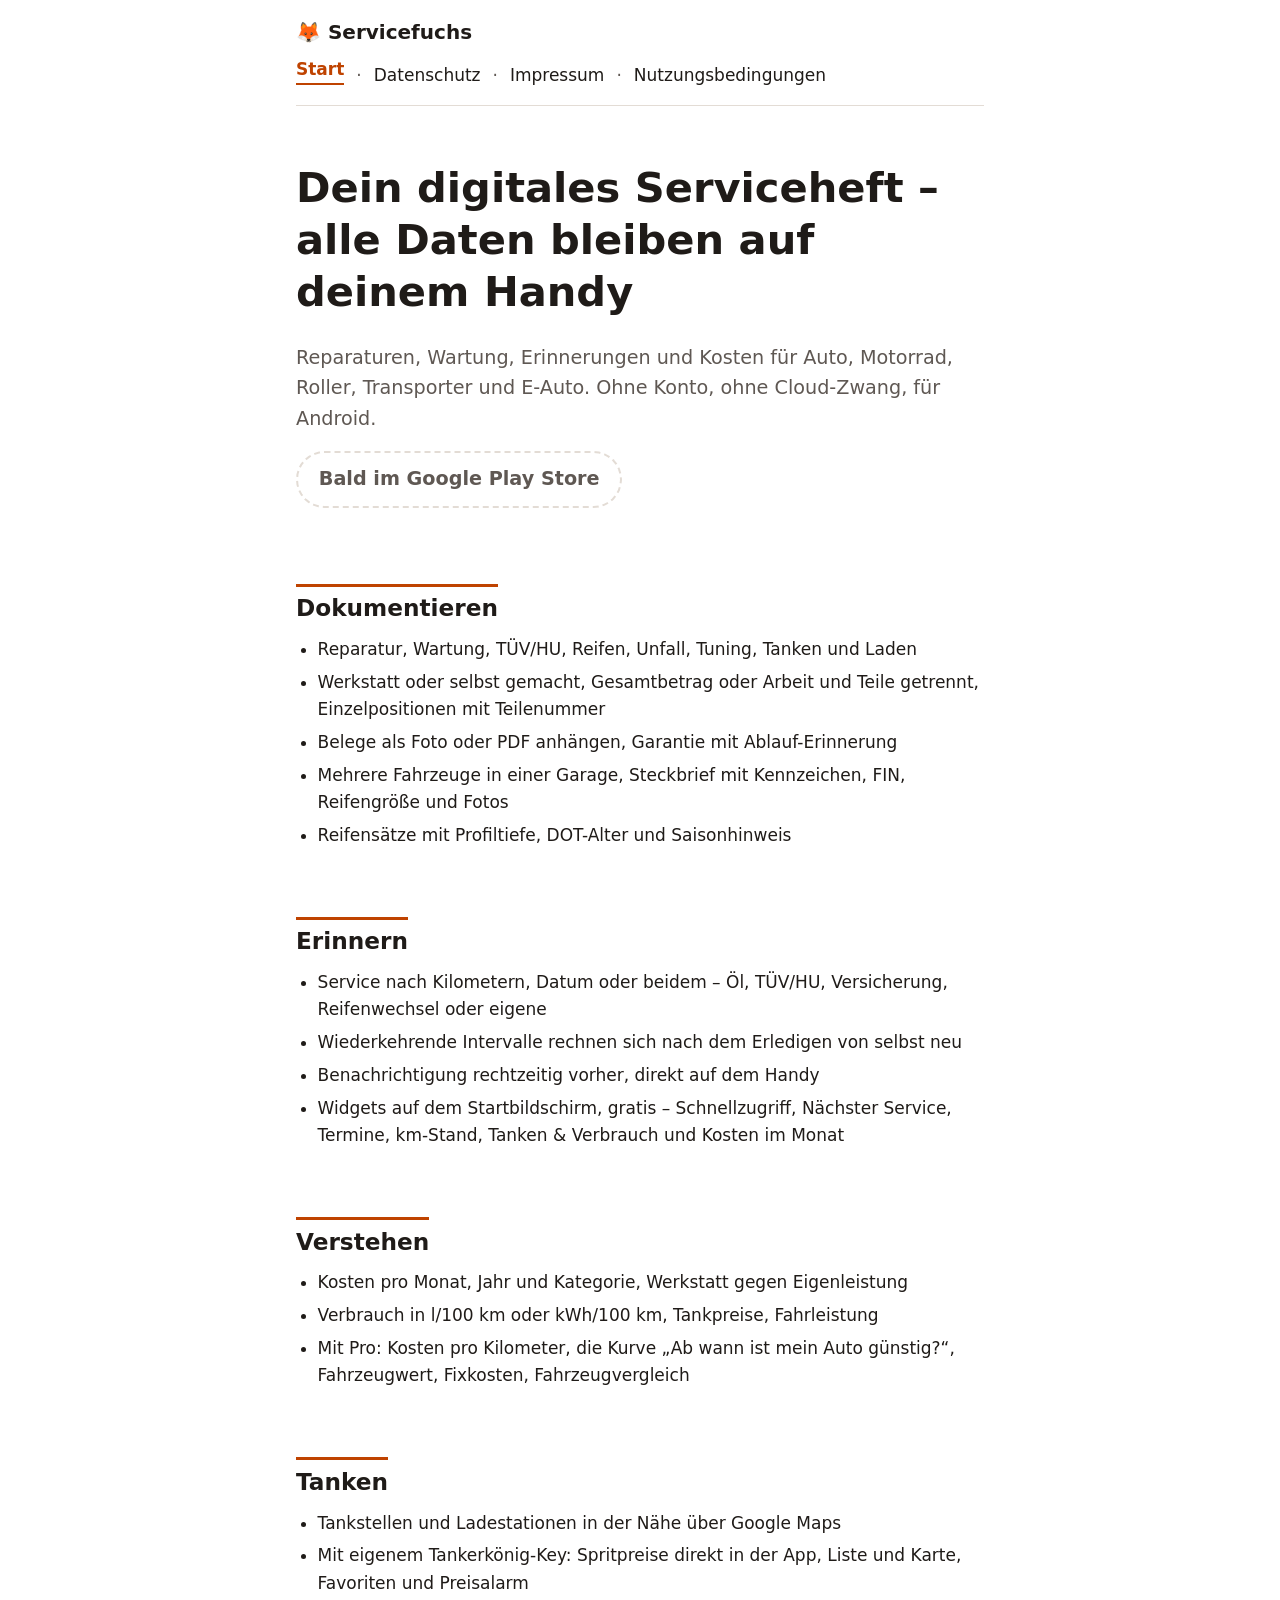
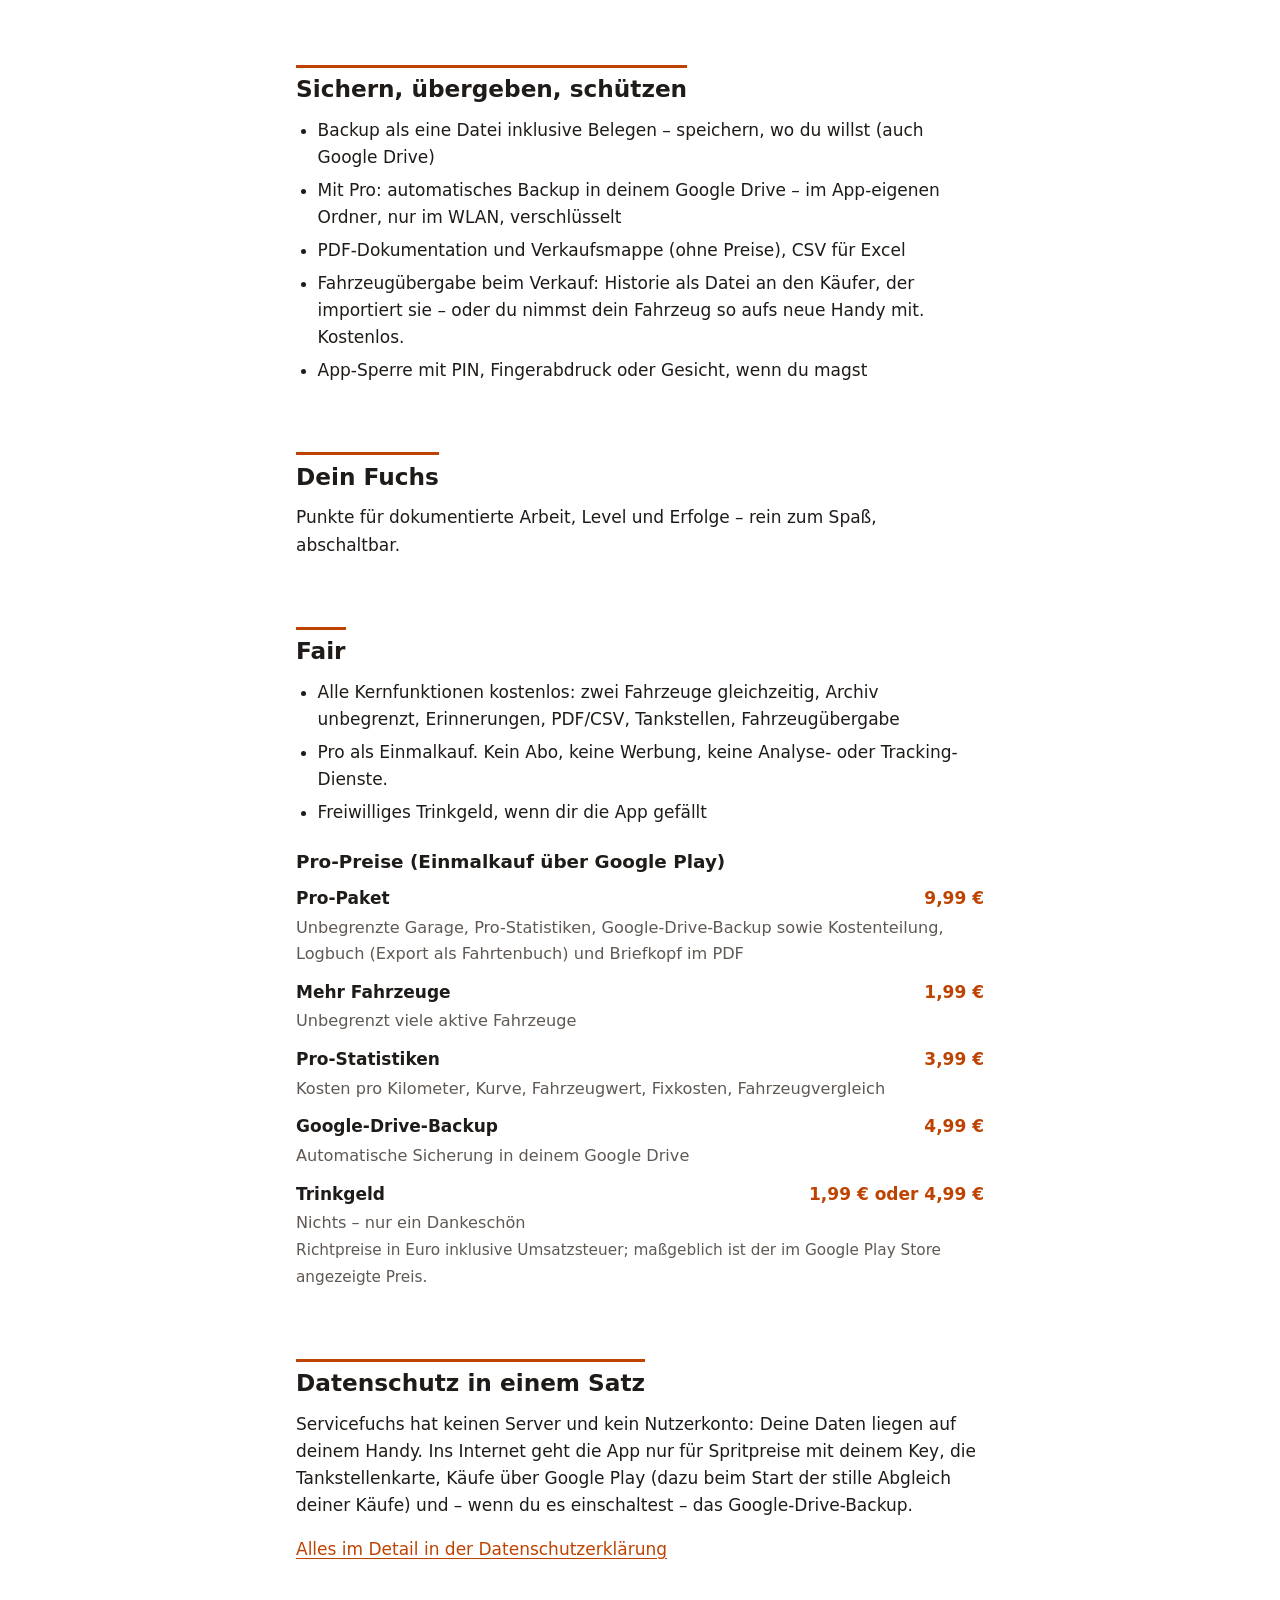
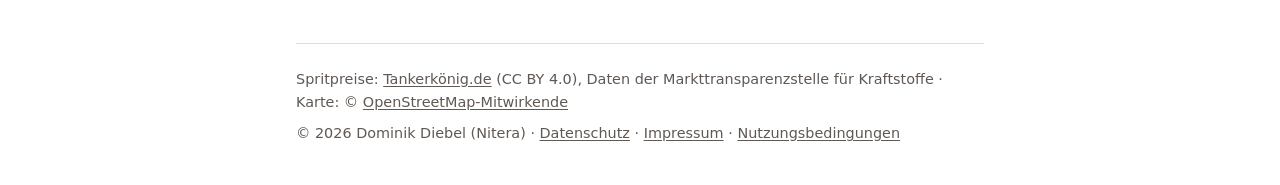
<file: index.html>
<!doctype html>
<html lang="de">
<head>
  <meta charset="utf-8">
  <meta name="viewport" content="width=device-width, initial-scale=1">
  <meta name="description" content="Servicefuchs ist dein digitales Serviceheft für Auto, Motorrad, Roller, Transporter und E-Auto: Reparaturen, Wartung, Erinnerungen, Kosten – alle Daten bleiben auf deinem Handy.">
  <meta name="color-scheme" content="light dark">
  <title>Servicefuchs – Dein digitales Serviceheft</title>
  <link rel="stylesheet" href="style.css">
</head>
<body>
  <header>
    <a href="index.html">🦊 Servicefuchs</a>
    <nav aria-label="Hauptnavigation">
      <ul>
        <li><a href="index.html" aria-current="page">Start</a></li>
        <li><a href="datenschutz.html">Datenschutz</a></li>
        <li><a href="impressum.html">Impressum</a></li>
        <li><a href="nutzungsbedingungen.html">Nutzungsbedingungen</a></li>
      </ul>
    </nav>
  </header>

  <main>
    <header>
      <h1>Dein digitales Serviceheft – alle Daten bleiben auf deinem Handy</h1>
      <p>Reparaturen, Wartung, Erinnerungen und Kosten für Auto, Motorrad, Roller, Transporter und E-Auto. Ohne Konto, ohne Cloud-Zwang, für Android.</p>
      <!-- Play-Store-Link: sobald die App veröffentlicht ist, hier href="https://play.google.com/store/apps/details?id=de.servicefuchs.app" ergänzen und den Text in „Im Google Play Store“ ändern. -->
      <p><a class="button">Bald im Google Play Store</a></p>
    </header>

    <section>
      <h2>Dokumentieren</h2>
      <ul>
        <li>Reparatur, Wartung, TÜV/HU, Reifen, Unfall, Tuning, Tanken und Laden</li>
        <li>Werkstatt oder selbst gemacht, Gesamtbetrag oder Arbeit und Teile getrennt, Einzelpositionen mit Teilenummer</li>
        <li>Belege als Foto oder PDF anhängen, Garantie mit Ablauf-Erinnerung</li>
        <li>Mehrere Fahrzeuge in einer Garage, Steckbrief mit Kennzeichen, FIN, Reifengröße und Fotos</li>
        <li>Reifensätze mit Profiltiefe, DOT-Alter und Saisonhinweis</li>
      </ul>
    </section>

    <section>
      <h2>Erinnern</h2>
      <ul>
        <li>Service nach Kilometern, Datum oder beidem – Öl, TÜV/HU, Versicherung, Reifenwechsel oder eigene</li>
        <li>Wiederkehrende Intervalle rechnen sich nach dem Erledigen von selbst neu</li>
        <li>Benachrichtigung rechtzeitig vorher, direkt auf dem Handy</li>
        <li>Widgets auf dem Startbildschirm, gratis – Schnellzugriff, Nächster Service, Termine, km-Stand, Tanken &amp; Verbrauch und Kosten im Monat</li>
      </ul>
    </section>

    <section>
      <h2>Verstehen</h2>
      <ul>
        <li>Kosten pro Monat, Jahr und Kategorie, Werkstatt gegen Eigenleistung</li>
        <li>Verbrauch in l/100 km oder kWh/100 km, Tankpreise, Fahrleistung</li>
        <li>Mit Pro: Kosten pro Kilometer, die Kurve „Ab wann ist mein Auto günstig?“, Fahrzeugwert, Fixkosten, Fahrzeugvergleich</li>
      </ul>
    </section>

    <section>
      <h2>Tanken</h2>
      <ul>
        <li>Tankstellen und Ladestationen in der Nähe über Google Maps</li>
        <li>Mit eigenem Tankerkönig-Key: Spritpreise direkt in der App, Liste und Karte, Favoriten und Preisalarm</li>
      </ul>
    </section>

    <section>
      <h2>Sichern, übergeben, schützen</h2>
      <ul>
        <li>Backup als eine Datei inklusive Belegen – speichern, wo du willst (auch Google Drive)</li>
        <li>Mit Pro: automatisches Backup in deinem Google Drive – im App-eigenen Ordner, nur im WLAN, verschlüsselt</li>
        <li>PDF-Dokumentation und Verkaufsmappe (ohne Preise), CSV für Excel</li>
        <li>Fahrzeugübergabe beim Verkauf: Historie als Datei an den Käufer, der importiert sie – oder du nimmst dein Fahrzeug so aufs neue Handy mit. Kostenlos.</li>
        <li>App-Sperre mit PIN, Fingerabdruck oder Gesicht, wenn du magst</li>
      </ul>
    </section>

    <section>
      <h2>Dein Fuchs</h2>
      <p>Punkte für dokumentierte Arbeit, Level und Erfolge – rein zum Spaß, abschaltbar.</p>
    </section>

    <section>
      <h2>Fair</h2>
      <ul>
        <li>Alle Kernfunktionen kostenlos: zwei Fahrzeuge gleichzeitig, Archiv unbegrenzt, Erinnerungen, PDF/CSV, Tankstellen, Fahrzeugübergabe</li>
        <li>Pro als Einmalkauf. Kein Abo, keine Werbung, keine Analyse- oder Tracking-Dienste.</li>
        <li>Freiwilliges Trinkgeld, wenn dir die App gefällt</li>
      </ul>
      <h3>Pro-Preise (Einmalkauf über Google Play)</h3>
      <dl class="prices">
        <dt>Pro-Paket <span>9,99 €</span></dt>
        <dd>Unbegrenzte Garage, Pro-Statistiken, Google-Drive-Backup sowie Kostenteilung, Logbuch (Export als Fahrtenbuch) und Briefkopf im PDF</dd>
        <dt>Mehr Fahrzeuge <span>1,99 €</span></dt>
        <dd>Unbegrenzt viele aktive Fahrzeuge</dd>
        <dt>Pro-Statistiken <span>3,99 €</span></dt>
        <dd>Kosten pro Kilometer, Kurve, Fahrzeugwert, Fixkosten, Fahrzeugvergleich</dd>
        <dt>Google-Drive-Backup <span>4,99 €</span></dt>
        <dd>Automatische Sicherung in deinem Google Drive</dd>
        <dt>Trinkgeld <span>1,99 € oder 4,99 €</span></dt>
        <dd>Nichts – nur ein Dankeschön</dd>
      </dl>
      <p><small>Richtpreise in Euro inklusive Umsatzsteuer; maßgeblich ist der im Google Play Store angezeigte Preis.</small></p>
    </section>

    <section>
      <h2>Datenschutz in einem Satz</h2>
      <p>Servicefuchs hat keinen Server und kein Nutzerkonto: Deine Daten liegen auf deinem Handy. Ins Internet geht die App nur für Spritpreise mit deinem Key, die Tankstellenkarte, Käufe über Google Play (dazu beim Start der stille Abgleich deiner Käufe) und – wenn du es einschaltest – das Google-Drive-Backup.</p>
      <p><a href="datenschutz.html">Alles im Detail in der Datenschutzerklärung</a></p>
    </section>
  </main>

  <footer>
    <p>Spritpreise: <a href="https://tankerkoenig.de">Tankerkönig.de</a> (CC BY 4.0), Daten der Markttransparenzstelle für Kraftstoffe · Karte: © <a href="https://www.openstreetmap.org/copyright">OpenStreetMap-Mitwirkende</a></p>
    <p>© 2026 Dominik Diebel (Nitera) · <a href="datenschutz.html">Datenschutz</a> · <a href="impressum.html">Impressum</a> · <a href="nutzungsbedingungen.html">Nutzungsbedingungen</a></p>
  </footer>
</body>
</html>
</file>
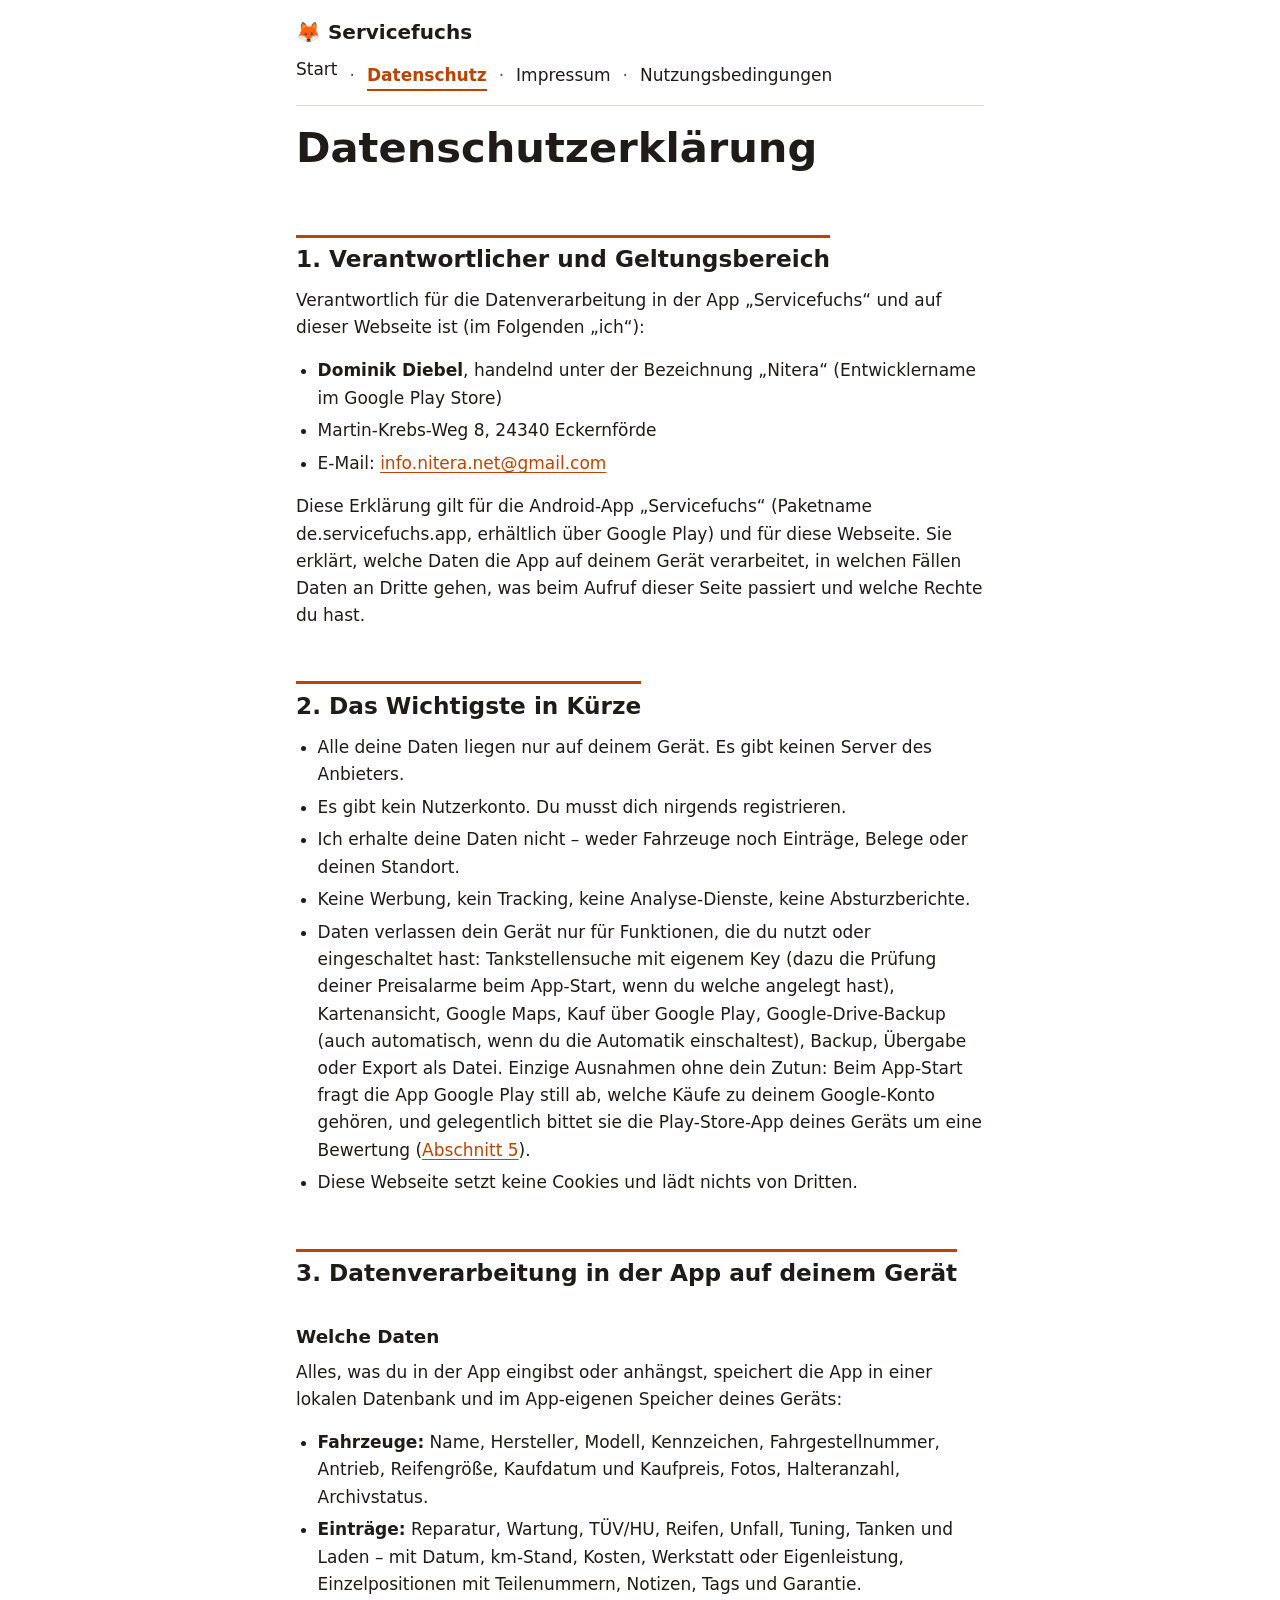
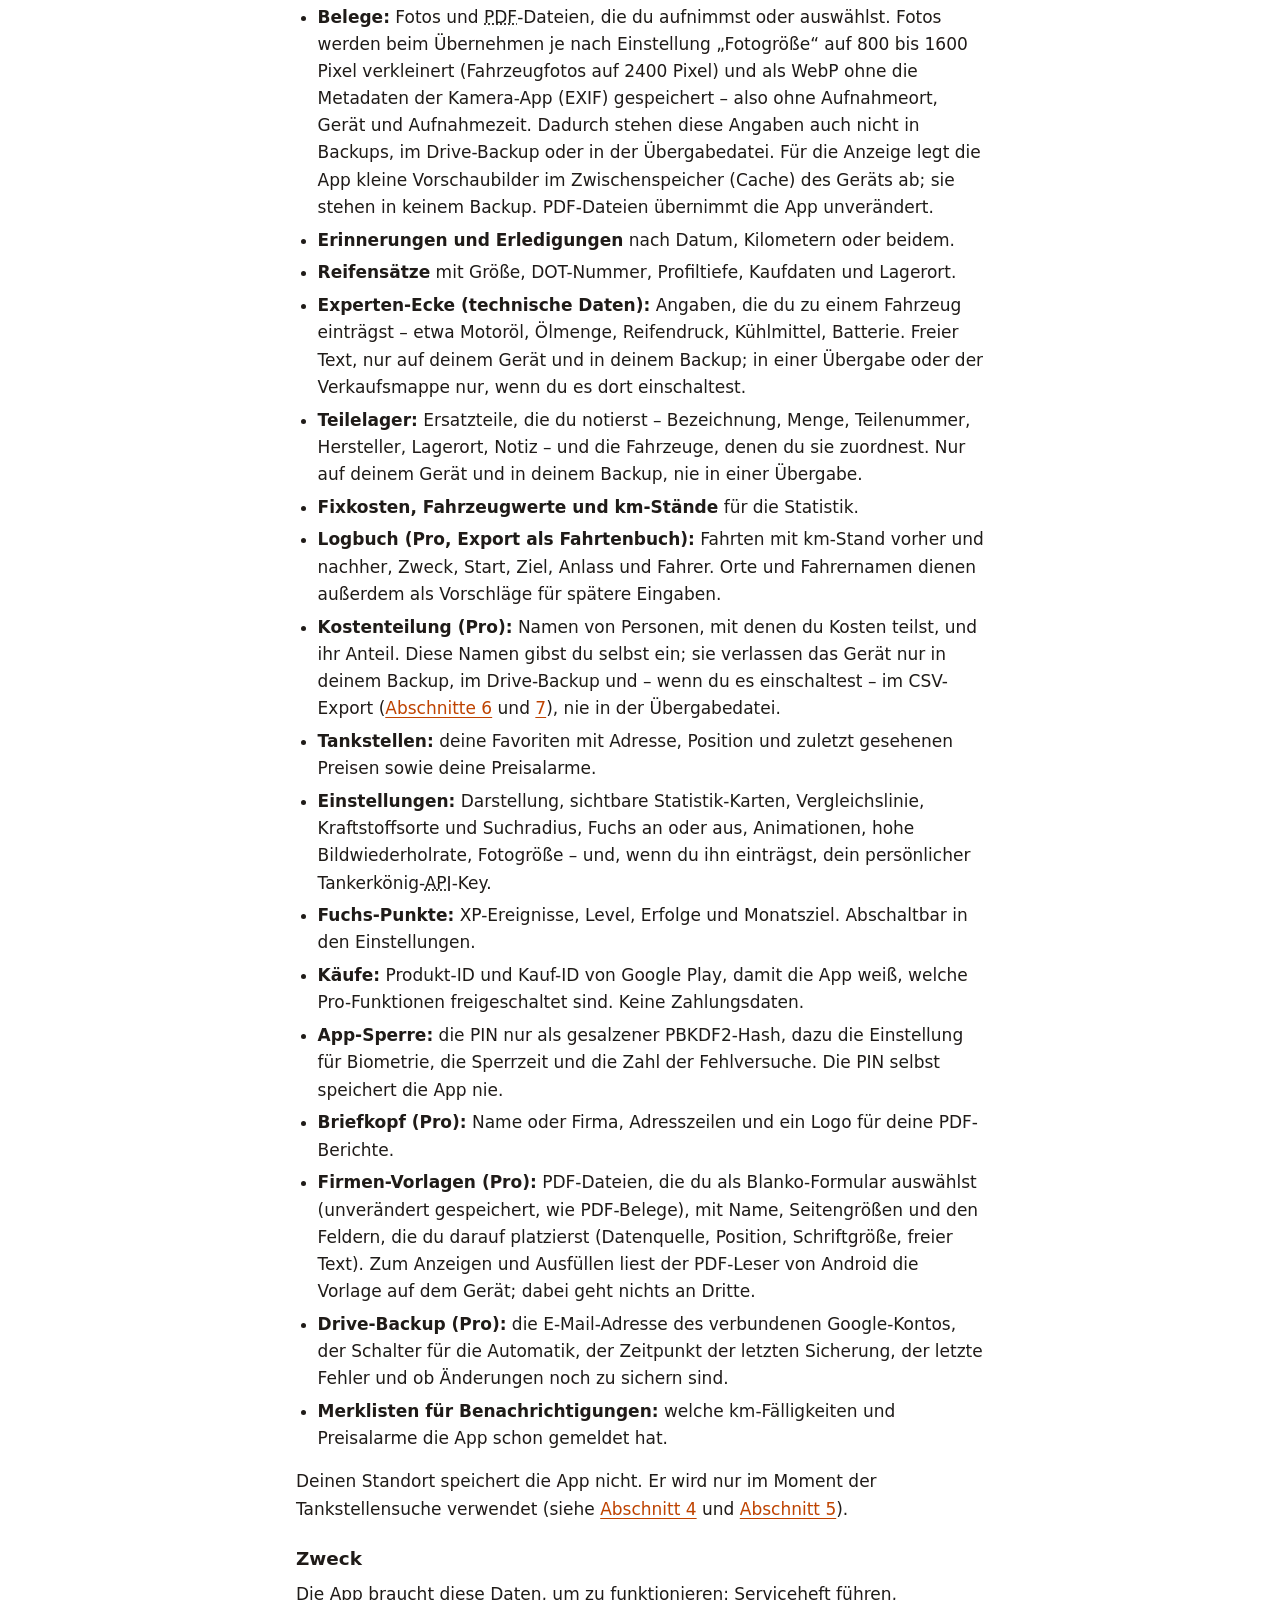
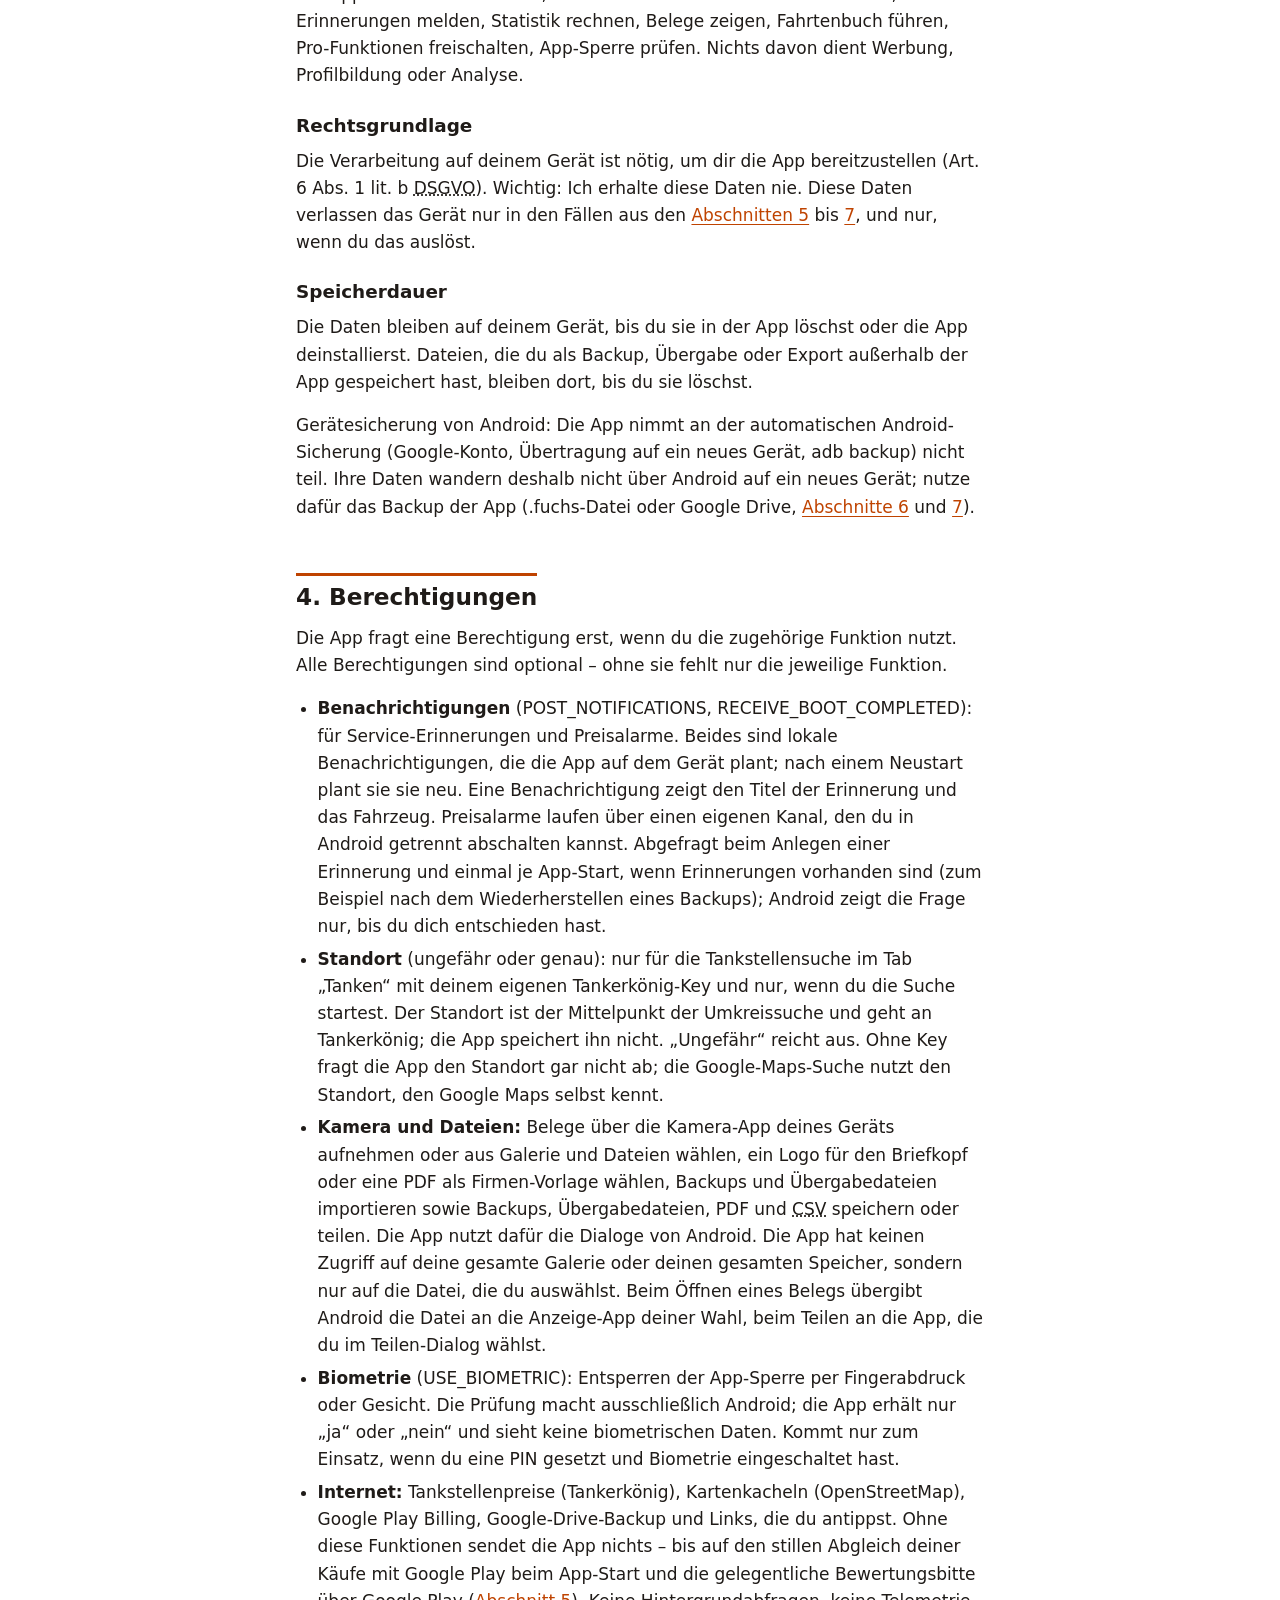
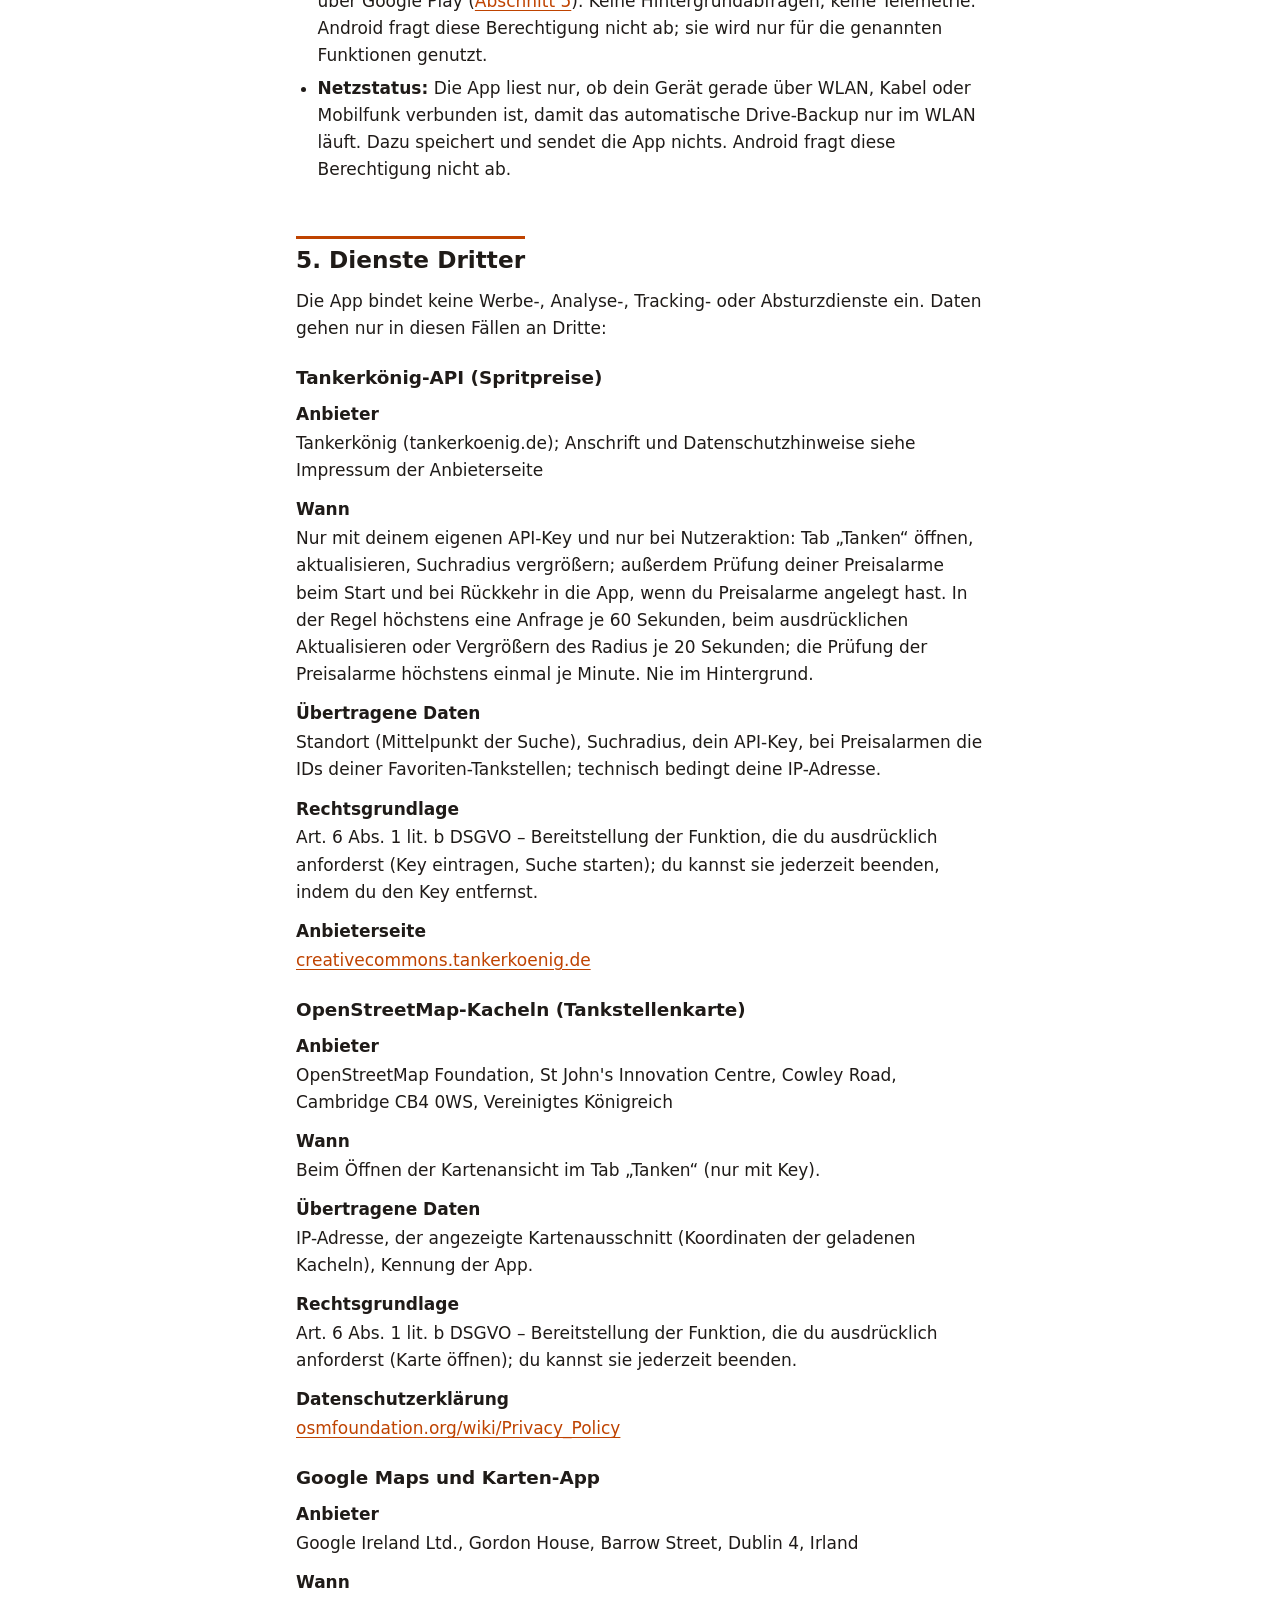
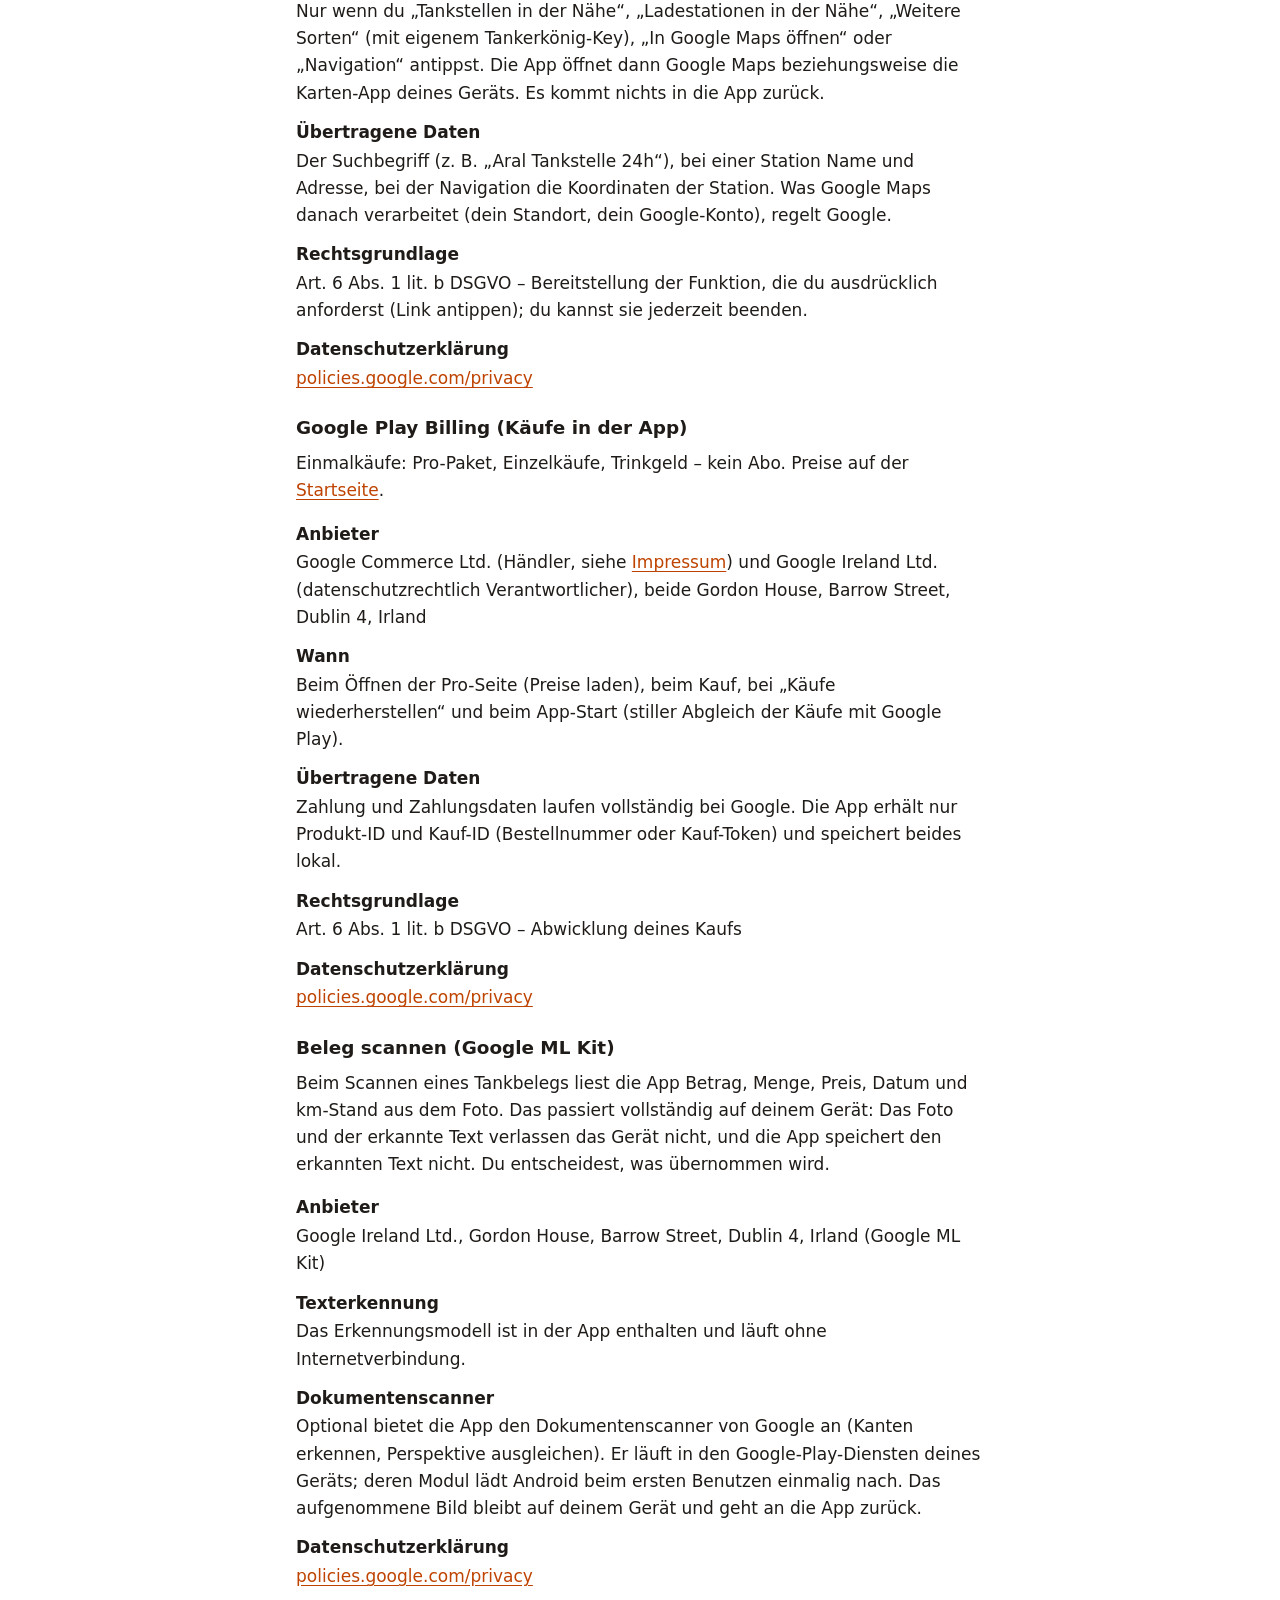
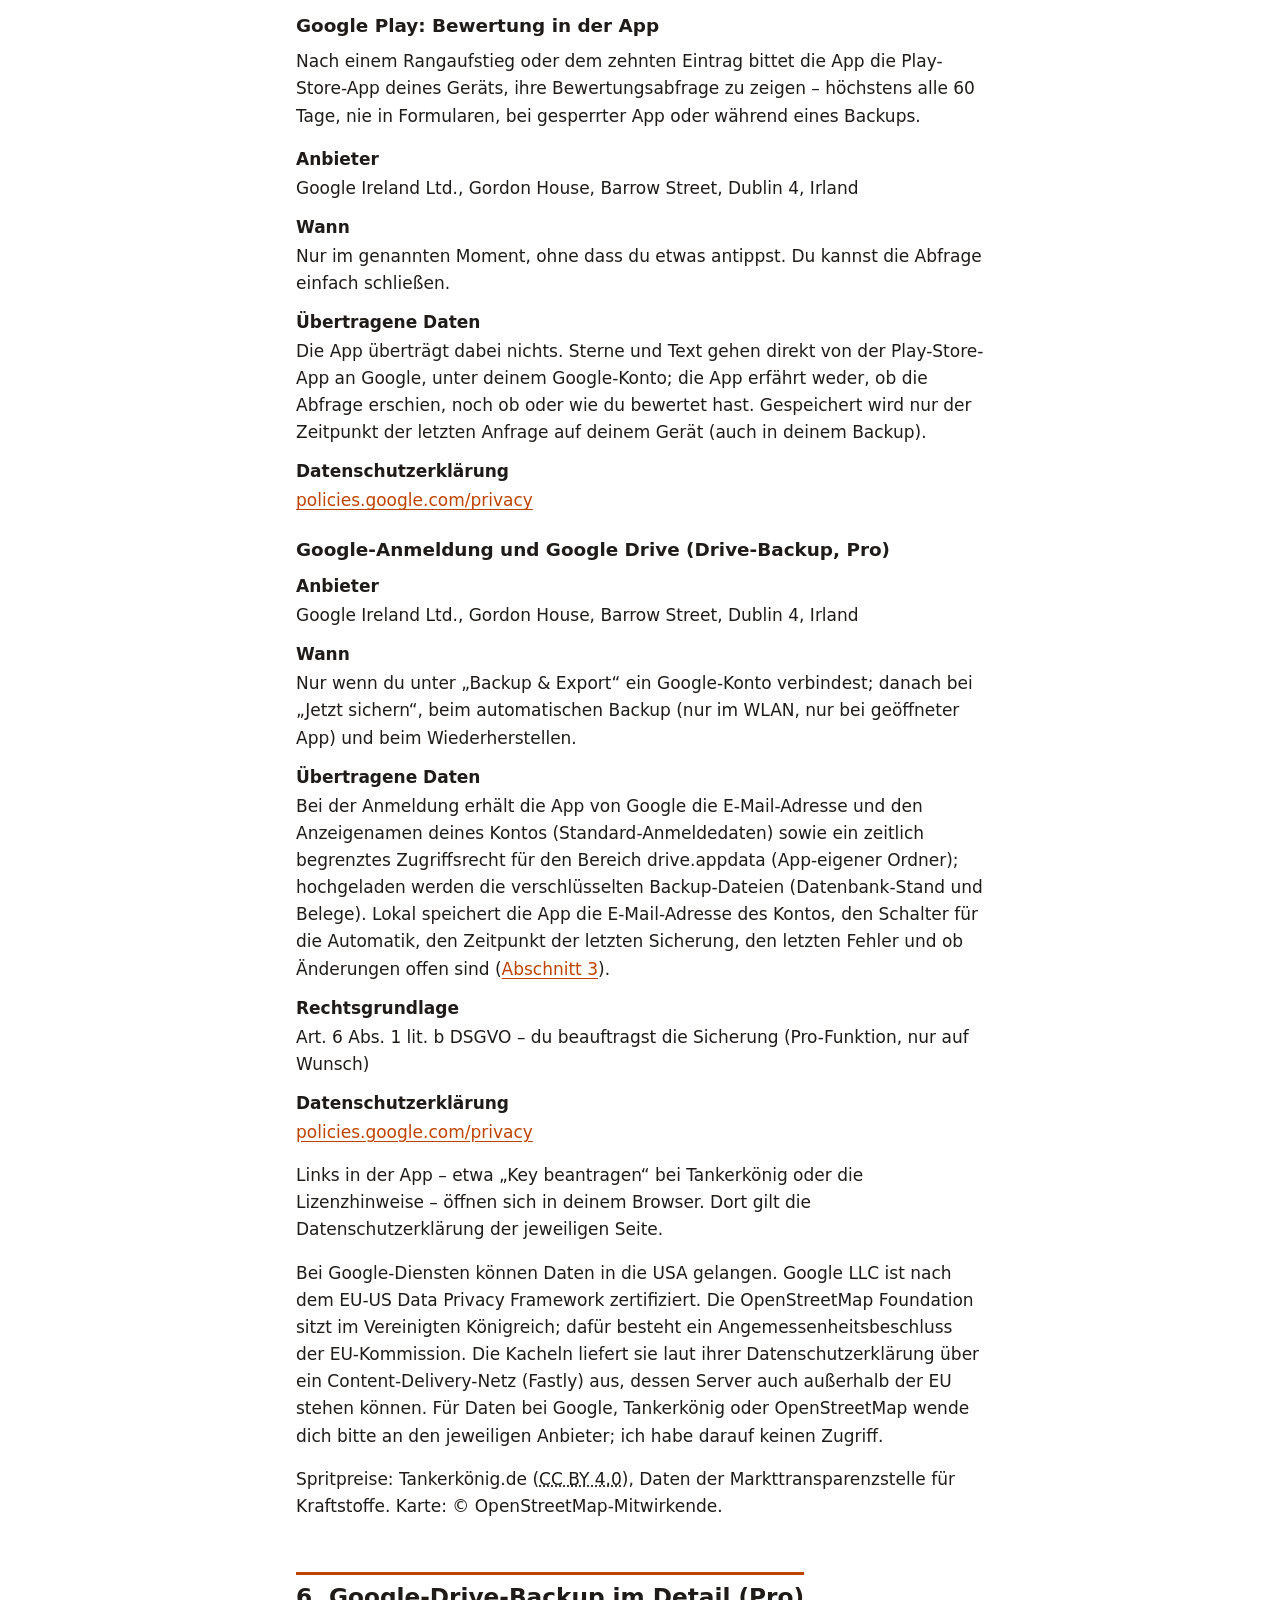
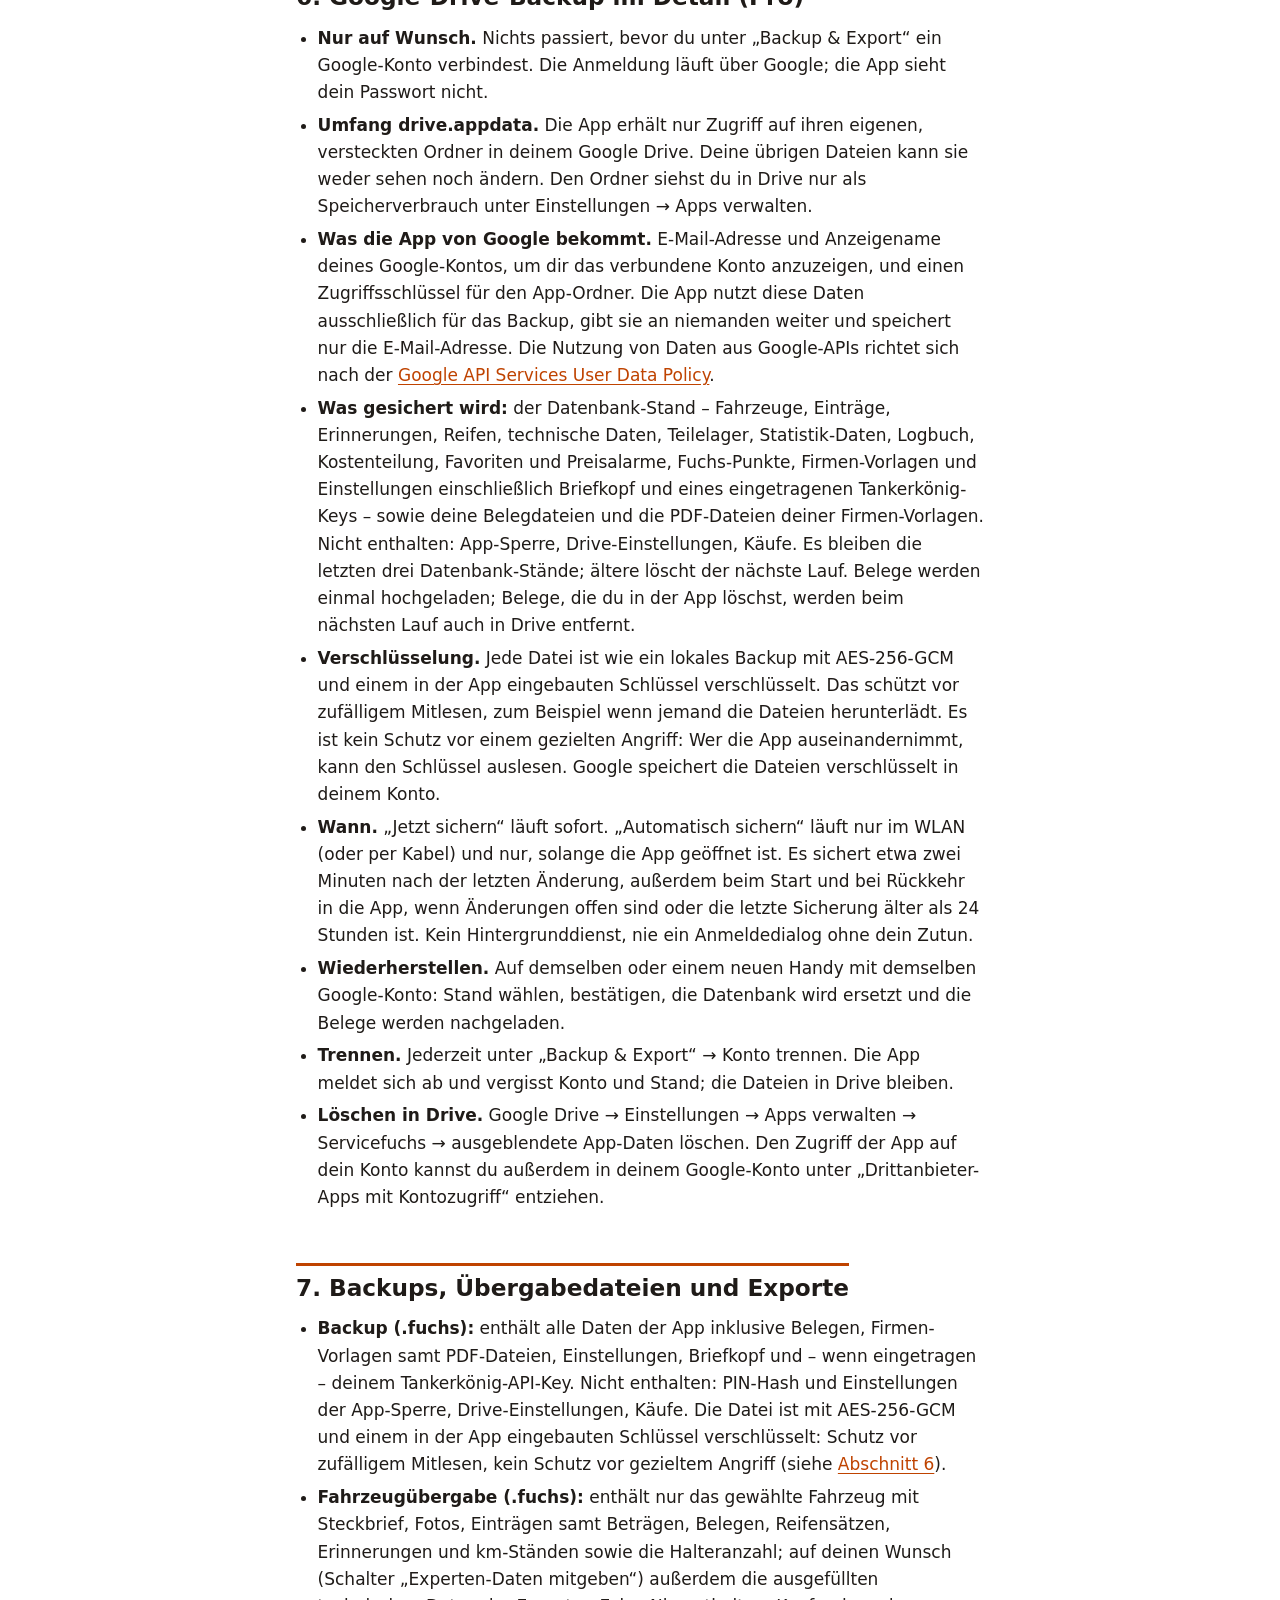
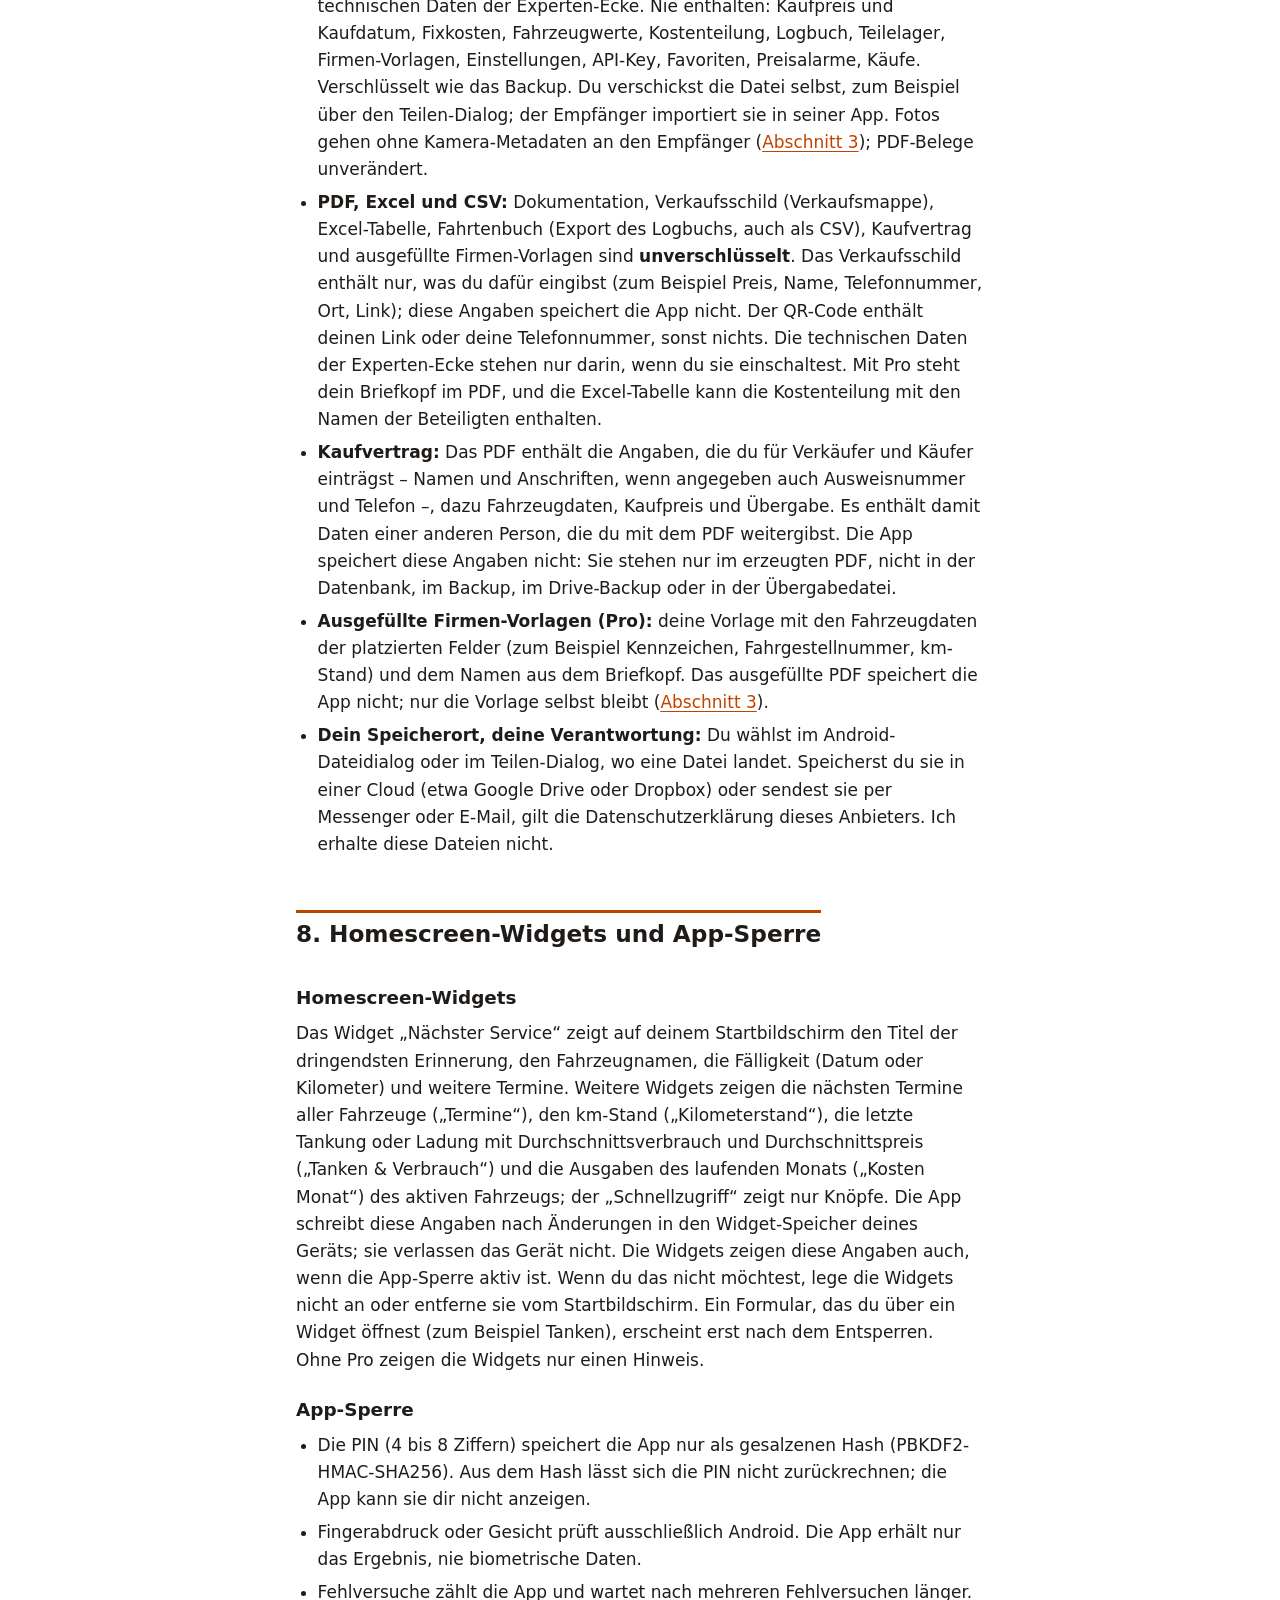
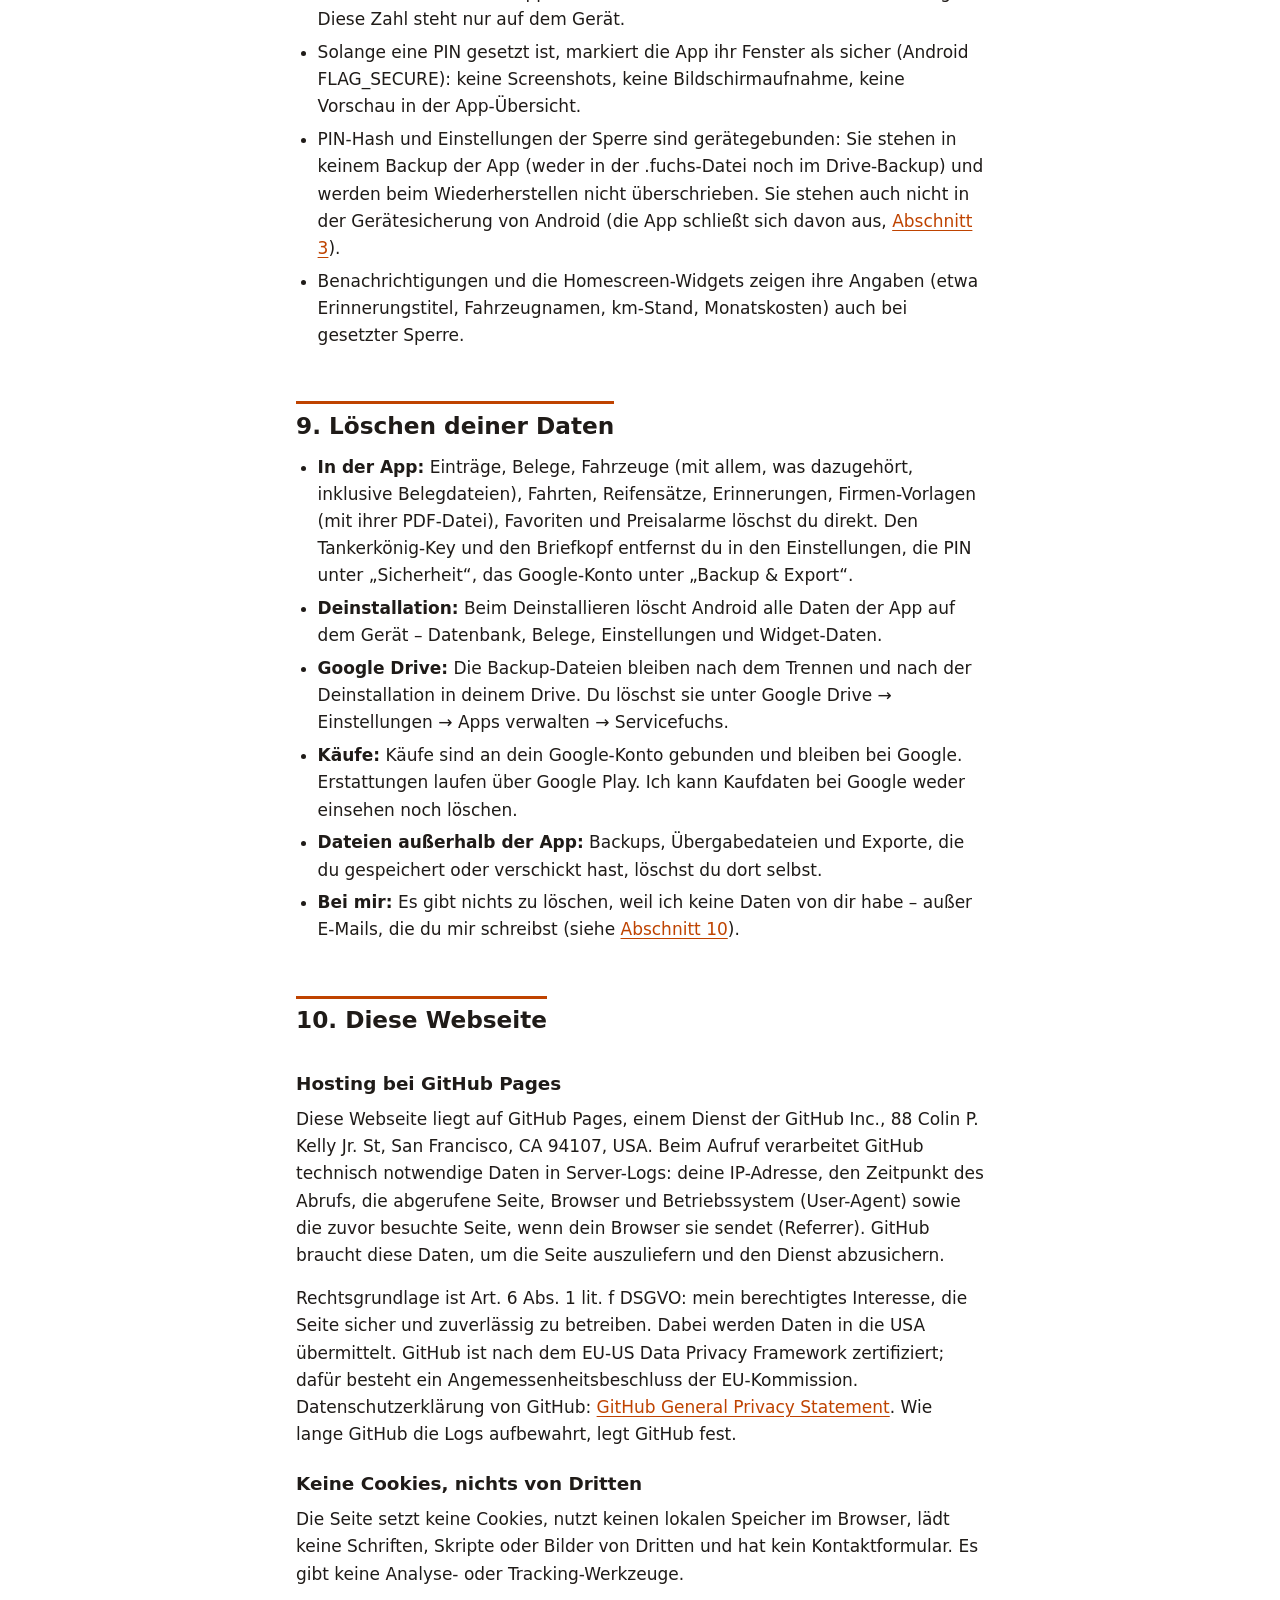
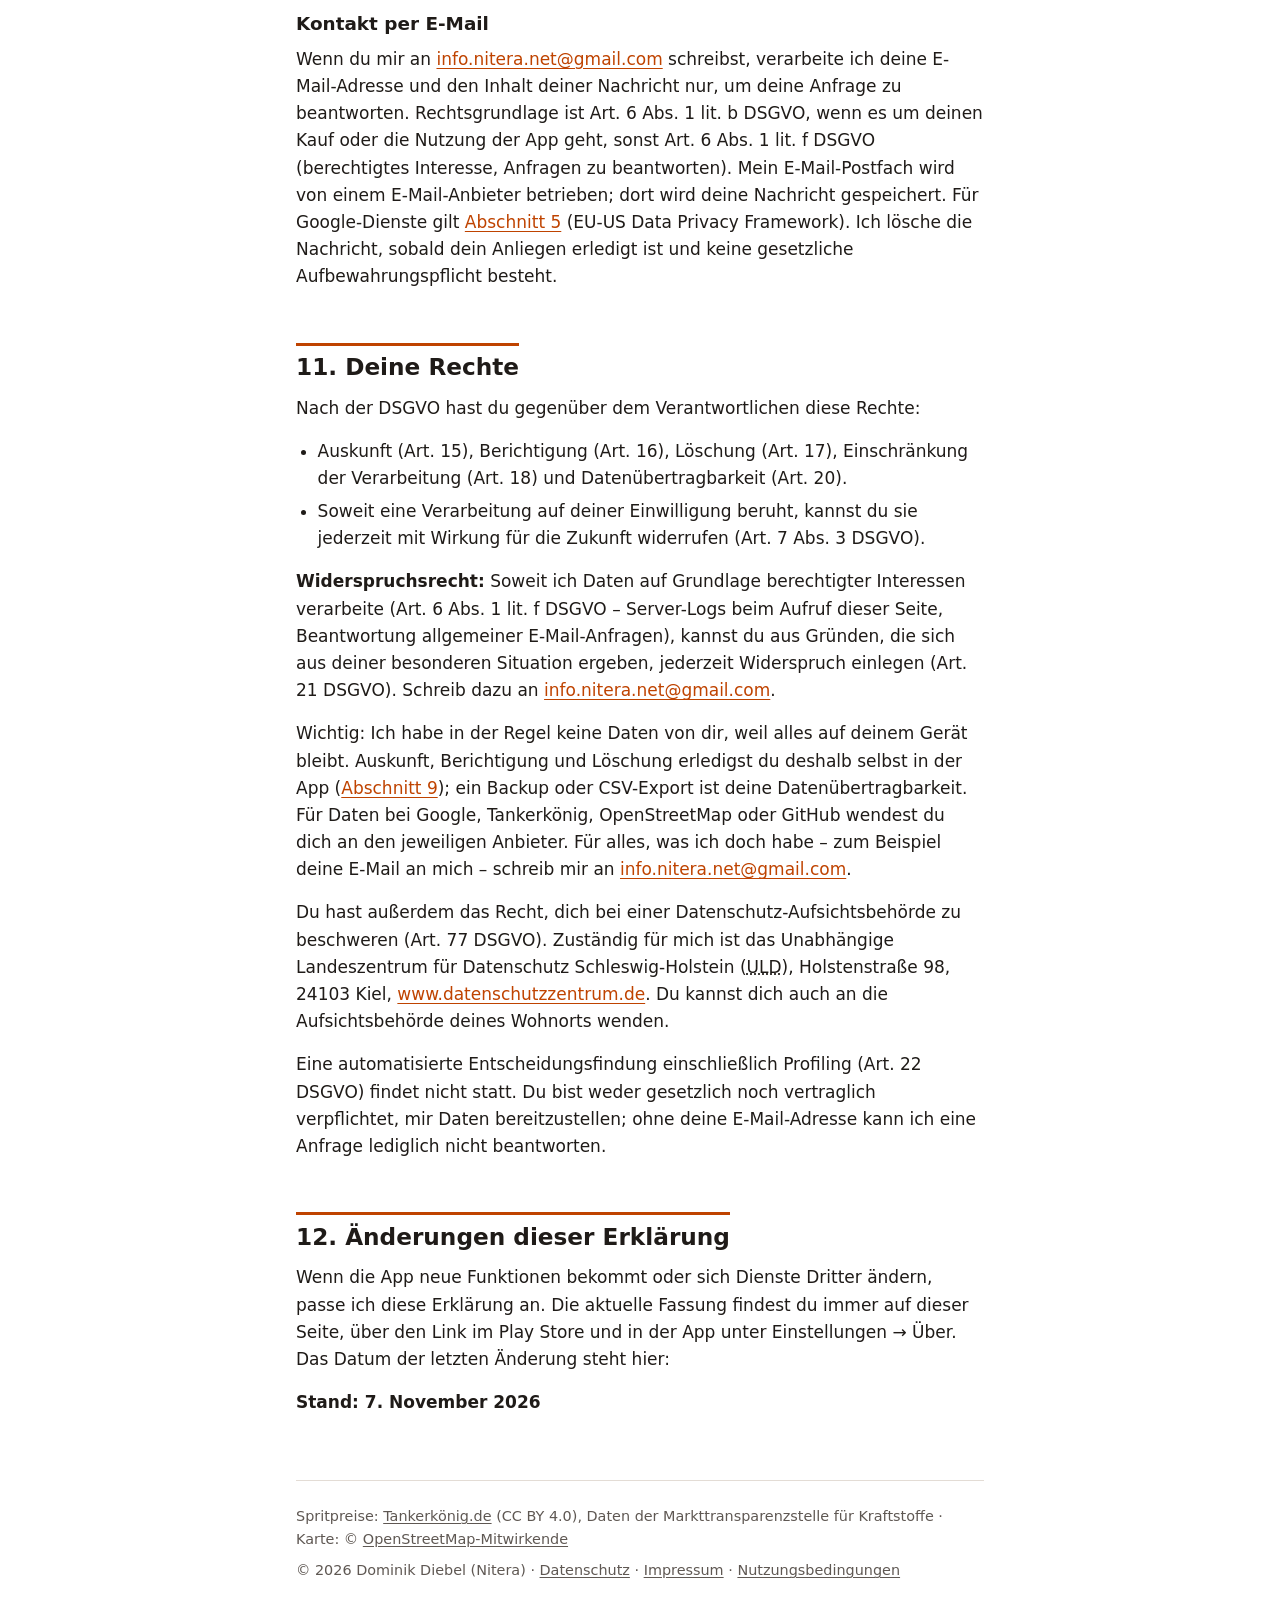
<file: datenschutz.html>
<!doctype html>
<html lang="de">
<head>
  <meta charset="utf-8">
  <meta name="viewport" content="width=device-width, initial-scale=1">
  <meta name="description" content="Datenschutzerklärung der Servicefuchs-App und dieser Webseite: Alle Fahrzeugdaten bleiben auf deinem Gerät; welche Drittdienste die App nutzt und welche Berechtigungen sie braucht.">
  <meta name="color-scheme" content="light dark">
  <title>Datenschutzerklärung – Servicefuchs</title>
  <link rel="stylesheet" href="style.css">
</head>
<body>
  <header>
    <a href="index.html">🦊 Servicefuchs</a>
    <nav aria-label="Hauptnavigation">
      <ul>
        <li><a href="index.html">Start</a></li>
        <li><a href="datenschutz.html" aria-current="page">Datenschutz</a></li>
        <li><a href="impressum.html">Impressum</a></li>
        <li><a href="nutzungsbedingungen.html">Nutzungsbedingungen</a></li>
      </ul>
    </nav>
  </header>

  <main>
    <h1>Datenschutzerklärung</h1>
<h2 id="verantwortlicher">1. Verantwortlicher und Geltungsbereich</h2>
<p>Verantwortlich für die Datenverarbeitung in der App „Servicefuchs“ und auf dieser Webseite ist (im Folgenden „ich“):</p>
<ul>
  <li><strong>Dominik Diebel</strong>, handelnd unter der Bezeichnung „Nitera“ (Entwicklername im Google Play Store)</li>
  <li>Martin-Krebs-Weg 8, 24340 Eckernförde</li>
  <li>E-Mail: <a href="mailto:info.nitera.net@gmail.com">info.nitera.net@gmail.com</a></li>
</ul>
<p>Diese Erklärung gilt für die Android-App „Servicefuchs“ (Paketname de.servicefuchs.app, erhältlich über Google Play) und für diese Webseite. Sie erklärt, welche Daten die App auf deinem Gerät verarbeitet, in welchen Fällen Daten an Dritte gehen, was beim Aufruf dieser Seite passiert und welche Rechte du hast.</p>

<h2 id="kurz">2. Das Wichtigste in Kürze</h2>
<ul>
  <li>Alle deine Daten liegen nur auf deinem Gerät. Es gibt keinen Server des Anbieters.</li>
  <li>Es gibt kein Nutzerkonto. Du musst dich nirgends registrieren.</li>
  <li>Ich erhalte deine Daten nicht – weder Fahrzeuge noch Einträge, Belege oder deinen Standort.</li>
  <li>Keine Werbung, kein Tracking, keine Analyse-Dienste, keine Absturzberichte.</li>
  <li>Daten verlassen dein Gerät nur für Funktionen, die du nutzt oder eingeschaltet hast: Tankstellensuche mit eigenem Key (dazu die Prüfung deiner Preisalarme beim App-Start, wenn du welche angelegt hast), Kartenansicht, Google Maps, Kauf über Google Play, Google-Drive-Backup (auch automatisch, wenn du die Automatik einschaltest), Backup, Übergabe oder Export als Datei. Einzige Ausnahmen ohne dein Zutun: Beim App-Start fragt die App Google Play still ab, welche Käufe zu deinem Google-Konto gehören, und gelegentlich bittet sie die Play-Store-App deines Geräts um eine Bewertung (<a href="#dritte">Abschnitt 5</a>).</li>
  <li>Diese Webseite setzt keine Cookies und lädt nichts von Dritten.</li>
</ul>

<h2 id="app">3. Datenverarbeitung in der App auf deinem Gerät</h2>
<h3>Welche Daten</h3>
<p>Alles, was du in der App eingibst oder anhängst, speichert die App in einer lokalen Datenbank und im App-eigenen Speicher deines Geräts:</p>
<ul>
  <li><strong>Fahrzeuge:</strong> Name, Hersteller, Modell, Kennzeichen, Fahrgestellnummer, Antrieb, Reifengröße, Kaufdatum und Kaufpreis, Fotos, Halteranzahl, Archivstatus.</li>
  <li><strong>Einträge:</strong> Reparatur, Wartung, TÜV/HU, Reifen, Unfall, Tuning, Tanken und Laden – mit Datum, km-Stand, Kosten, Werkstatt oder Eigenleistung, Einzelpositionen mit Teilenummern, Notizen, Tags und Garantie.</li>
  <li><strong>Belege:</strong> Fotos und <abbr title="Portable Document Format">PDF</abbr>-Dateien, die du aufnimmst oder auswählst. Fotos werden beim Übernehmen je nach Einstellung „Fotogröße“ auf 800 bis 1600 Pixel verkleinert (Fahrzeugfotos auf 2400 Pixel) und als WebP ohne die Metadaten der Kamera-App (EXIF) gespeichert – also ohne Aufnahmeort, Gerät und Aufnahmezeit. Dadurch stehen diese Angaben auch nicht in Backups, im Drive-Backup oder in der Übergabedatei. Für die Anzeige legt die App kleine Vorschaubilder im Zwischenspeicher (Cache) des Geräts ab; sie stehen in keinem Backup. PDF-Dateien übernimmt die App unverändert.</li>
  <li><strong>Erinnerungen und Erledigungen</strong> nach Datum, Kilometern oder beidem.</li>
  <li><strong>Reifensätze</strong> mit Größe, DOT-Nummer, Profiltiefe, Kaufdaten und Lagerort.</li>
  <li><strong>Experten-Ecke (technische Daten):</strong> Angaben, die du zu einem Fahrzeug einträgst – etwa Motoröl, Ölmenge, Reifendruck, Kühlmittel, Batterie. Freier Text, nur auf deinem Gerät und in deinem Backup; in einer Übergabe oder der Verkaufsmappe nur, wenn du es dort einschaltest.</li>
  <li><strong>Teilelager:</strong> Ersatzteile, die du notierst – Bezeichnung, Menge, Teilenummer, Hersteller, Lagerort, Notiz – und die Fahrzeuge, denen du sie zuordnest. Nur auf deinem Gerät und in deinem Backup, nie in einer Übergabe.</li>
  <li><strong>Fixkosten, Fahrzeugwerte und km-Stände</strong> für die Statistik.</li>
  <li><strong>Logbuch (Pro, Export als Fahrtenbuch):</strong> Fahrten mit km-Stand vorher und nachher, Zweck, Start, Ziel, Anlass und Fahrer. Orte und Fahrernamen dienen außerdem als Vorschläge für spätere Eingaben.</li>
  <li><strong>Kostenteilung (Pro):</strong> Namen von Personen, mit denen du Kosten teilst, und ihr Anteil. Diese Namen gibst du selbst ein; sie verlassen das Gerät nur in deinem Backup, im Drive-Backup und – wenn du es einschaltest – im CSV-Export (<a href="#drive">Abschnitte 6</a> und <a href="#dateien">7</a>), nie in der Übergabedatei.</li>
  <li><strong>Tankstellen:</strong> deine Favoriten mit Adresse, Position und zuletzt gesehenen Preisen sowie deine Preisalarme.</li>
  <li><strong>Einstellungen:</strong> Darstellung, sichtbare Statistik-Karten, Vergleichslinie, Kraftstoffsorte und Suchradius, Fuchs an oder aus, Animationen, hohe Bildwiederholrate, Fotogröße – und, wenn du ihn einträgst, dein persönlicher Tankerkönig-<abbr title="Application Programming Interface">API</abbr>-Key.</li>
  <li><strong>Fuchs-Punkte:</strong> XP-Ereignisse, Level, Erfolge und Monatsziel. Abschaltbar in den Einstellungen.</li>
  <li><strong>Käufe:</strong> Produkt-ID und Kauf-ID von Google Play, damit die App weiß, welche Pro-Funktionen freigeschaltet sind. Keine Zahlungsdaten.</li>
  <li><strong>App-Sperre:</strong> die PIN nur als gesalzener PBKDF2-Hash, dazu die Einstellung für Biometrie, die Sperrzeit und die Zahl der Fehlversuche. Die PIN selbst speichert die App nie.</li>
  <li><strong>Briefkopf (Pro):</strong> Name oder Firma, Adresszeilen und ein Logo für deine PDF-Berichte.</li>
  <li><strong>Firmen-Vorlagen (Pro):</strong> PDF-Dateien, die du als Blanko-Formular auswählst (unverändert gespeichert, wie PDF-Belege), mit Name, Seitengrößen und den Feldern, die du darauf platzierst (Datenquelle, Position, Schriftgröße, freier Text). Zum Anzeigen und Ausfüllen liest der PDF-Leser von Android die Vorlage auf dem Gerät; dabei geht nichts an Dritte.</li>
  <li><strong>Drive-Backup (Pro):</strong> die E-Mail-Adresse des verbundenen Google-Kontos, der Schalter für die Automatik, der Zeitpunkt der letzten Sicherung, der letzte Fehler und ob Änderungen noch zu sichern sind.</li>
  <li><strong>Merklisten für Benachrichtigungen:</strong> welche km-Fälligkeiten und Preisalarme die App schon gemeldet hat.</li>
</ul>
<p>Deinen Standort speichert die App nicht. Er wird nur im Moment der Tankstellensuche verwendet (siehe <a href="#berechtigungen">Abschnitt 4</a> und <a href="#dritte">Abschnitt 5</a>).</p>

<h3>Zweck</h3>
<p>Die App braucht diese Daten, um zu funktionieren: Serviceheft führen, Erinnerungen melden, Statistik rechnen, Belege zeigen, Fahrtenbuch führen, Pro-Funktionen freischalten, App-Sperre prüfen. Nichts davon dient Werbung, Profilbildung oder Analyse.</p>

<h3>Rechtsgrundlage</h3>
<p>Die Verarbeitung auf deinem Gerät ist nötig, um dir die App bereitzustellen (Art. 6 Abs. 1 lit. b <abbr title="Datenschutz-Grundverordnung">DSGVO</abbr>). Wichtig: Ich erhalte diese Daten nie. Diese Daten verlassen das Gerät nur in den Fällen aus den <a href="#dritte">Abschnitten 5</a> bis <a href="#dateien">7</a>, und nur, wenn du das auslöst.</p>

<h3>Speicherdauer</h3>
<p>Die Daten bleiben auf deinem Gerät, bis du sie in der App löschst oder die App deinstallierst. Dateien, die du als Backup, Übergabe oder Export außerhalb der App gespeichert hast, bleiben dort, bis du sie löschst.</p>
<p>Gerätesicherung von Android: Die App nimmt an der automatischen Android-Sicherung (Google-Konto, Übertragung auf ein neues Gerät, adb backup) nicht teil. Ihre Daten wandern deshalb nicht über Android auf ein neues Gerät; nutze dafür das Backup der App (.fuchs-Datei oder Google Drive, <a href="#drive">Abschnitte 6</a> und <a href="#dateien">7</a>).</p>

<h2 id="berechtigungen">4. Berechtigungen</h2>
<p>Die App fragt eine Berechtigung erst, wenn du die zugehörige Funktion nutzt. Alle Berechtigungen sind optional – ohne sie fehlt nur die jeweilige Funktion.</p>
<ul>
  <li><strong>Benachrichtigungen</strong> (POST_NOTIFICATIONS, RECEIVE_BOOT_COMPLETED): für Service-Erinnerungen und Preisalarme. Beides sind lokale Benachrichtigungen, die die App auf dem Gerät plant; nach einem Neustart plant sie sie neu. Eine Benachrichtigung zeigt den Titel der Erinnerung und das Fahrzeug. Preisalarme laufen über einen eigenen Kanal, den du in Android getrennt abschalten kannst. Abgefragt beim Anlegen einer Erinnerung und einmal je App-Start, wenn Erinnerungen vorhanden sind (zum Beispiel nach dem Wiederherstellen eines Backups); Android zeigt die Frage nur, bis du dich entschieden hast.</li>
  <li><strong>Standort</strong> (ungefähr oder genau): nur für die Tankstellensuche im Tab „Tanken“ mit deinem eigenen Tankerkönig-Key und nur, wenn du die Suche startest. Der Standort ist der Mittelpunkt der Umkreissuche und geht an Tankerkönig; die App speichert ihn nicht. „Ungefähr“ reicht aus. Ohne Key fragt die App den Standort gar nicht ab; die Google-Maps-Suche nutzt den Standort, den Google Maps selbst kennt.</li>
  <li><strong>Kamera und Dateien:</strong> Belege über die Kamera-App deines Geräts aufnehmen oder aus Galerie und Dateien wählen, ein Logo für den Briefkopf oder eine PDF als Firmen-Vorlage wählen, Backups und Übergabedateien importieren sowie Backups, Übergabedateien, PDF und <abbr title="Comma-separated values">CSV</abbr> speichern oder teilen. Die App nutzt dafür die Dialoge von Android. Die App hat keinen Zugriff auf deine gesamte Galerie oder deinen gesamten Speicher, sondern nur auf die Datei, die du auswählst. Beim Öffnen eines Belegs übergibt Android die Datei an die Anzeige-App deiner Wahl, beim Teilen an die App, die du im Teilen-Dialog wählst.</li>
  <li><strong>Biometrie</strong> (USE_BIOMETRIC): Entsperren der App-Sperre per Fingerabdruck oder Gesicht. Die Prüfung macht ausschließlich Android; die App erhält nur „ja“ oder „nein“ und sieht keine biometrischen Daten. Kommt nur zum Einsatz, wenn du eine PIN gesetzt und Biometrie eingeschaltet hast.</li>
  <li><strong>Internet:</strong> Tankstellenpreise (Tankerkönig), Kartenkacheln (OpenStreetMap), Google Play Billing, Google-Drive-Backup und Links, die du antippst. Ohne diese Funktionen sendet die App nichts – bis auf den stillen Abgleich deiner Käufe mit Google Play beim App-Start und die gelegentliche Bewertungsbitte über Google Play (<a href="#dritte">Abschnitt 5</a>). Keine Hintergrundabfragen, keine Telemetrie. Android fragt diese Berechtigung nicht ab; sie wird nur für die genannten Funktionen genutzt.</li>
  <li><strong>Netzstatus:</strong> Die App liest nur, ob dein Gerät gerade über WLAN, Kabel oder Mobilfunk verbunden ist, damit das automatische Drive-Backup nur im WLAN läuft. Dazu speichert und sendet die App nichts. Android fragt diese Berechtigung nicht ab.</li>
</ul>

<h2 id="dritte">5. Dienste Dritter</h2>
<p>Die App bindet keine Werbe-, Analyse-, Tracking- oder Absturzdienste ein. Daten gehen nur in diesen Fällen an Dritte:</p>

<h3>Tankerkönig-API (Spritpreise)</h3>
<dl>
  <dt>Anbieter</dt><dd>Tankerkönig (tankerkoenig.de); Anschrift und Datenschutzhinweise siehe Impressum der Anbieterseite</dd>
  <dt>Wann</dt><dd>Nur mit deinem eigenen API-Key und nur bei Nutzeraktion: Tab „Tanken“ öffnen, aktualisieren, Suchradius vergrößern; außerdem Prüfung deiner Preisalarme beim Start und bei Rückkehr in die App, wenn du Preisalarme angelegt hast. In der Regel höchstens eine Anfrage je 60 Sekunden, beim ausdrücklichen Aktualisieren oder Vergrößern des Radius je 20 Sekunden; die Prüfung der Preisalarme höchstens einmal je Minute. Nie im Hintergrund.</dd>
  <dt>Übertragene Daten</dt><dd>Standort (Mittelpunkt der Suche), Suchradius, dein API-Key, bei Preisalarmen die IDs deiner Favoriten-Tankstellen; technisch bedingt deine IP-Adresse.</dd>
  <dt>Rechtsgrundlage</dt><dd>Art. 6 Abs. 1 lit. b DSGVO – Bereitstellung der Funktion, die du ausdrücklich anforderst (Key eintragen, Suche starten); du kannst sie jederzeit beenden, indem du den Key entfernst.</dd>
  <dt>Anbieterseite</dt><dd><a href="https://creativecommons.tankerkoenig.de/">creativecommons.tankerkoenig.de</a></dd>
</dl>

<h3>OpenStreetMap-Kacheln (Tankstellenkarte)</h3>
<dl>
  <dt>Anbieter</dt><dd>OpenStreetMap Foundation, St John's Innovation Centre, Cowley Road, Cambridge CB4 0WS, Vereinigtes Königreich</dd>
  <dt>Wann</dt><dd>Beim Öffnen der Kartenansicht im Tab „Tanken“ (nur mit Key).</dd>
  <dt>Übertragene Daten</dt><dd>IP-Adresse, der angezeigte Kartenausschnitt (Koordinaten der geladenen Kacheln), Kennung der App.</dd>
  <dt>Rechtsgrundlage</dt><dd>Art. 6 Abs. 1 lit. b DSGVO – Bereitstellung der Funktion, die du ausdrücklich anforderst (Karte öffnen); du kannst sie jederzeit beenden.</dd>
  <dt>Datenschutzerklärung</dt><dd><a href="https://osmfoundation.org/wiki/Privacy_Policy">osmfoundation.org/wiki/Privacy_Policy</a></dd>
</dl>

<h3>Google Maps und Karten-App</h3>
<dl>
  <dt>Anbieter</dt><dd>Google Ireland Ltd., Gordon House, Barrow Street, Dublin 4, Irland</dd>
  <dt>Wann</dt><dd>Nur wenn du „Tankstellen in der Nähe“, „Ladestationen in der Nähe“, „Weitere Sorten“ (mit eigenem Tankerkönig-Key), „In Google Maps öffnen“ oder „Navigation“ antippst. Die App öffnet dann Google Maps beziehungsweise die Karten-App deines Geräts. Es kommt nichts in die App zurück.</dd>
  <dt>Übertragene Daten</dt><dd>Der Suchbegriff (z. B. „Aral Tankstelle 24h“), bei einer Station Name und Adresse, bei der Navigation die Koordinaten der Station. Was Google Maps danach verarbeitet (dein Standort, dein Google-Konto), regelt Google.</dd>
  <dt>Rechtsgrundlage</dt><dd>Art. 6 Abs. 1 lit. b DSGVO – Bereitstellung der Funktion, die du ausdrücklich anforderst (Link antippen); du kannst sie jederzeit beenden.</dd>
  <dt>Datenschutzerklärung</dt><dd><a href="https://policies.google.com/privacy">policies.google.com/privacy</a></dd>
</dl>

<h3>Google Play Billing (Käufe in der App)</h3>
<p>Einmalkäufe: Pro-Paket, Einzelkäufe, Trinkgeld – kein Abo. Preise auf der <a href="index.html">Startseite</a>.</p>
<dl>
  <dt>Anbieter</dt><dd>Google Commerce Ltd. (Händler, siehe <a href="impressum.html">Impressum</a>) und Google Ireland Ltd. (datenschutzrechtlich Verantwortlicher), beide Gordon House, Barrow Street, Dublin 4, Irland</dd>
  <dt>Wann</dt><dd>Beim Öffnen der Pro-Seite (Preise laden), beim Kauf, bei „Käufe wiederherstellen“ und beim App-Start (stiller Abgleich der Käufe mit Google Play).</dd>
  <dt>Übertragene Daten</dt><dd>Zahlung und Zahlungsdaten laufen vollständig bei Google. Die App erhält nur Produkt-ID und Kauf-ID (Bestellnummer oder Kauf-Token) und speichert beides lokal.</dd>
  <dt>Rechtsgrundlage</dt><dd>Art. 6 Abs. 1 lit. b DSGVO – Abwicklung deines Kaufs</dd>
  <dt>Datenschutzerklärung</dt><dd><a href="https://policies.google.com/privacy">policies.google.com/privacy</a></dd>
</dl>

<h3>Beleg scannen (Google ML Kit)</h3>
<p>Beim Scannen eines Tankbelegs liest die App Betrag, Menge, Preis, Datum und km-Stand aus dem Foto. Das passiert vollständig auf deinem Gerät: Das Foto und der erkannte Text verlassen das Gerät nicht, und die App speichert den erkannten Text nicht. Du entscheidest, was übernommen wird.</p>
<dl>
  <dt>Anbieter</dt><dd>Google Ireland Ltd., Gordon House, Barrow Street, Dublin 4, Irland (Google ML Kit)</dd>
  <dt>Texterkennung</dt><dd>Das Erkennungsmodell ist in der App enthalten und läuft ohne Internetverbindung.</dd>
  <dt>Dokumentenscanner</dt><dd>Optional bietet die App den Dokumentenscanner von Google an (Kanten erkennen, Perspektive ausgleichen). Er läuft in den Google-Play-Diensten deines Geräts; deren Modul lädt Android beim ersten Benutzen einmalig nach. Das aufgenommene Bild bleibt auf deinem Gerät und geht an die App zurück.</dd>
  <dt>Datenschutzerklärung</dt><dd><a href="https://policies.google.com/privacy">policies.google.com/privacy</a></dd>
</dl>

<h3>Google Play: Bewertung in der App</h3>
<p>Nach einem Rangaufstieg oder dem zehnten Eintrag bittet die App die Play-Store-App deines Geräts, ihre Bewertungsabfrage zu zeigen – höchstens alle 60 Tage, nie in Formularen, bei gesperrter App oder während eines Backups.</p>
<dl>
  <dt>Anbieter</dt><dd>Google Ireland Ltd., Gordon House, Barrow Street, Dublin 4, Irland</dd>
  <dt>Wann</dt><dd>Nur im genannten Moment, ohne dass du etwas antippst. Du kannst die Abfrage einfach schließen.</dd>
  <dt>Übertragene Daten</dt><dd>Die App überträgt dabei nichts. Sterne und Text gehen direkt von der Play-Store-App an Google, unter deinem Google-Konto; die App erfährt weder, ob die Abfrage erschien, noch ob oder wie du bewertet hast. Gespeichert wird nur der Zeitpunkt der letzten Anfrage auf deinem Gerät (auch in deinem Backup).</dd>
  <dt>Datenschutzerklärung</dt><dd><a href="https://policies.google.com/privacy">policies.google.com/privacy</a></dd>
</dl>

<h3>Google-Anmeldung und Google Drive (Drive-Backup, Pro)</h3>
<dl>
  <dt>Anbieter</dt><dd>Google Ireland Ltd., Gordon House, Barrow Street, Dublin 4, Irland</dd>
  <dt>Wann</dt><dd>Nur wenn du unter „Backup &amp; Export“ ein Google-Konto verbindest; danach bei „Jetzt sichern“, beim automatischen Backup (nur im WLAN, nur bei geöffneter App) und beim Wiederherstellen.</dd>
  <dt>Übertragene Daten</dt><dd>Bei der Anmeldung erhält die App von Google die E-Mail-Adresse und den Anzeigenamen deines Kontos (Standard-Anmeldedaten) sowie ein zeitlich begrenztes Zugriffsrecht für den Bereich drive.appdata (App-eigener Ordner); hochgeladen werden die verschlüsselten Backup-Dateien (Datenbank-Stand und Belege). Lokal speichert die App die E-Mail-Adresse des Kontos, den Schalter für die Automatik, den Zeitpunkt der letzten Sicherung, den letzten Fehler und ob Änderungen offen sind (<a href="#app">Abschnitt 3</a>).</dd>
  <dt>Rechtsgrundlage</dt><dd>Art. 6 Abs. 1 lit. b DSGVO – du beauftragst die Sicherung (Pro-Funktion, nur auf Wunsch)</dd>
  <dt>Datenschutzerklärung</dt><dd><a href="https://policies.google.com/privacy">policies.google.com/privacy</a></dd>
</dl>

<p>Links in der App – etwa „Key beantragen“ bei Tankerkönig oder die Lizenzhinweise – öffnen sich in deinem Browser. Dort gilt die Datenschutzerklärung der jeweiligen Seite.</p>
<p>Bei Google-Diensten können Daten in die USA gelangen. Google LLC ist nach dem EU-US Data Privacy Framework zertifiziert. Die OpenStreetMap Foundation sitzt im Vereinigten Königreich; dafür besteht ein Angemessenheitsbeschluss der EU-Kommission. Die Kacheln liefert sie laut ihrer Datenschutzerklärung über ein Content-Delivery-Netz (Fastly) aus, dessen Server auch außerhalb der EU stehen können. Für Daten bei Google, Tankerkönig oder OpenStreetMap wende dich bitte an den jeweiligen Anbieter; ich habe darauf keinen Zugriff.</p>
<p>Spritpreise: Tankerkönig.de (<abbr title="Creative Commons Namensnennung 4.0 International">CC BY 4.0</abbr>), Daten der Markttransparenzstelle für Kraftstoffe. Karte: © OpenStreetMap-Mitwirkende.</p>

<h2 id="drive">6. Google-Drive-Backup im Detail (Pro)</h2>
<ul>
  <li><strong>Nur auf Wunsch.</strong> Nichts passiert, bevor du unter „Backup &amp; Export“ ein Google-Konto verbindest. Die Anmeldung läuft über Google; die App sieht dein Passwort nicht.</li>
  <li><strong>Umfang drive.appdata.</strong> Die App erhält nur Zugriff auf ihren eigenen, versteckten Ordner in deinem Google Drive. Deine übrigen Dateien kann sie weder sehen noch ändern. Den Ordner siehst du in Drive nur als Speicherverbrauch unter Einstellungen → Apps verwalten.</li>
  <li><strong>Was die App von Google bekommt.</strong> E-Mail-Adresse und Anzeigename deines Google-Kontos, um dir das verbundene Konto anzuzeigen, und einen Zugriffsschlüssel für den App-Ordner. Die App nutzt diese Daten ausschließlich für das Backup, gibt sie an niemanden weiter und speichert nur die E-Mail-Adresse. Die Nutzung von Daten aus Google-APIs richtet sich nach der <a href="https://developers.google.com/terms/api-services-user-data-policy">Google API Services User Data Policy</a>.</li>
  <li><strong>Was gesichert wird:</strong> der Datenbank-Stand – Fahrzeuge, Einträge, Erinnerungen, Reifen, technische Daten, Teilelager, Statistik-Daten, Logbuch, Kostenteilung, Favoriten und Preisalarme, Fuchs-Punkte, Firmen-Vorlagen und Einstellungen einschließlich Briefkopf und eines eingetragenen Tankerkönig-Keys – sowie deine Belegdateien und die PDF-Dateien deiner Firmen-Vorlagen. Nicht enthalten: App-Sperre, Drive-Einstellungen, Käufe. Es bleiben die letzten drei Datenbank-Stände; ältere löscht der nächste Lauf. Belege werden einmal hochgeladen; Belege, die du in der App löschst, werden beim nächsten Lauf auch in Drive entfernt.</li>
  <li><strong>Verschlüsselung.</strong> Jede Datei ist wie ein lokales Backup mit AES-256-GCM und einem in der App eingebauten Schlüssel verschlüsselt. Das schützt vor zufälligem Mitlesen, zum Beispiel wenn jemand die Dateien herunterlädt. Es ist kein Schutz vor einem gezielten Angriff: Wer die App auseinandernimmt, kann den Schlüssel auslesen. Google speichert die Dateien verschlüsselt in deinem Konto.</li>
  <li><strong>Wann.</strong> „Jetzt sichern“ läuft sofort. „Automatisch sichern“ läuft nur im WLAN (oder per Kabel) und nur, solange die App geöffnet ist. Es sichert etwa zwei Minuten nach der letzten Änderung, außerdem beim Start und bei Rückkehr in die App, wenn Änderungen offen sind oder die letzte Sicherung älter als 24 Stunden ist. Kein Hintergrunddienst, nie ein Anmeldedialog ohne dein Zutun.</li>
  <li><strong>Wiederherstellen.</strong> Auf demselben oder einem neuen Handy mit demselben Google-Konto: Stand wählen, bestätigen, die Datenbank wird ersetzt und die Belege werden nachgeladen.</li>
  <li><strong>Trennen.</strong> Jederzeit unter „Backup &amp; Export“ → Konto trennen. Die App meldet sich ab und vergisst Konto und Stand; die Dateien in Drive bleiben.</li>
  <li><strong>Löschen in Drive.</strong> Google Drive → Einstellungen → Apps verwalten → Servicefuchs → ausgeblendete App-Daten löschen. Den Zugriff der App auf dein Konto kannst du außerdem in deinem Google-Konto unter „Drittanbieter-Apps mit Kontozugriff“ entziehen.</li>
</ul>

<h2 id="dateien">7. Backups, Übergabedateien und Exporte</h2>
<ul>
  <li><strong>Backup (.fuchs):</strong> enthält alle Daten der App inklusive Belegen, Firmen-Vorlagen samt PDF-Dateien, Einstellungen, Briefkopf und – wenn eingetragen – deinem Tankerkönig-API-Key. Nicht enthalten: PIN-Hash und Einstellungen der App-Sperre, Drive-Einstellungen, Käufe. Die Datei ist mit AES-256-GCM und einem in der App eingebauten Schlüssel verschlüsselt: Schutz vor zufälligem Mitlesen, kein Schutz vor gezieltem Angriff (siehe <a href="#drive">Abschnitt 6</a>).</li>
  <li><strong>Fahrzeugübergabe (.fuchs):</strong> enthält nur das gewählte Fahrzeug mit Steckbrief, Fotos, Einträgen samt Beträgen, Belegen, Reifensätzen, Erinnerungen und km-Ständen sowie die Halteranzahl; auf deinen Wunsch (Schalter „Experten-Daten mitgeben“) außerdem die ausgefüllten technischen Daten der Experten-Ecke. Nie enthalten: Kaufpreis und Kaufdatum, Fixkosten, Fahrzeugwerte, Kostenteilung, Logbuch, Teilelager, Firmen-Vorlagen, Einstellungen, API-Key, Favoriten, Preisalarme, Käufe. Verschlüsselt wie das Backup. Du verschickst die Datei selbst, zum Beispiel über den Teilen-Dialog; der Empfänger importiert sie in seiner App. Fotos gehen ohne Kamera-Metadaten an den Empfänger (<a href="#app">Abschnitt 3</a>); PDF-Belege unverändert.</li>
  <li><strong>PDF, Excel und CSV:</strong> Dokumentation, Verkaufsschild (Verkaufsmappe), Excel-Tabelle, Fahrtenbuch (Export des Logbuchs, auch als CSV), Kaufvertrag und ausgefüllte Firmen-Vorlagen sind <strong>unverschlüsselt</strong>. Das Verkaufsschild enthält nur, was du dafür eingibst (zum Beispiel Preis, Name, Telefonnummer, Ort, Link); diese Angaben speichert die App nicht. Der QR-Code enthält deinen Link oder deine Telefonnummer, sonst nichts. Die technischen Daten der Experten-Ecke stehen nur darin, wenn du sie einschaltest. Mit Pro steht dein Briefkopf im PDF, und die Excel-Tabelle kann die Kostenteilung mit den Namen der Beteiligten enthalten.</li>
  <li><strong>Kaufvertrag:</strong> Das PDF enthält die Angaben, die du für Verkäufer und Käufer einträgst – Namen und Anschriften, wenn angegeben auch Ausweisnummer und Telefon –, dazu Fahrzeugdaten, Kaufpreis und Übergabe. Es enthält damit Daten einer anderen Person, die du mit dem PDF weitergibst. Die App speichert diese Angaben nicht: Sie stehen nur im erzeugten PDF, nicht in der Datenbank, im Backup, im Drive-Backup oder in der Übergabedatei.</li>
  <li><strong>Ausgefüllte Firmen-Vorlagen (Pro):</strong> deine Vorlage mit den Fahrzeugdaten der platzierten Felder (zum Beispiel Kennzeichen, Fahrgestellnummer, km-Stand) und dem Namen aus dem Briefkopf. Das ausgefüllte PDF speichert die App nicht; nur die Vorlage selbst bleibt (<a href="#app">Abschnitt 3</a>).</li>
  <li><strong>Dein Speicherort, deine Verantwortung:</strong> Du wählst im Android-Dateidialog oder im Teilen-Dialog, wo eine Datei landet. Speicherst du sie in einer Cloud (etwa Google Drive oder Dropbox) oder sendest sie per Messenger oder E-Mail, gilt die Datenschutzerklärung dieses Anbieters. Ich erhalte diese Dateien nicht.</li>
</ul>

<h2 id="widget-sperre">8. Homescreen-Widgets und App-Sperre</h2>
<h3>Homescreen-Widgets</h3>
<p>Das Widget „Nächster Service“ zeigt auf deinem Startbildschirm den Titel der dringendsten Erinnerung, den Fahrzeugnamen, die Fälligkeit (Datum oder Kilometer) und weitere Termine. Weitere Widgets zeigen die nächsten Termine aller Fahrzeuge („Termine“), den km-Stand („Kilometerstand“), die letzte Tankung oder Ladung mit Durchschnittsverbrauch und Durchschnittspreis („Tanken &amp; Verbrauch“) und die Ausgaben des laufenden Monats („Kosten Monat“) des aktiven Fahrzeugs; der „Schnellzugriff“ zeigt nur Knöpfe. Die App schreibt diese Angaben nach Änderungen in den Widget-Speicher deines Geräts; sie verlassen das Gerät nicht. Die Widgets zeigen diese Angaben auch, wenn die App-Sperre aktiv ist. Wenn du das nicht möchtest, lege die Widgets nicht an oder entferne sie vom Startbildschirm. Ein Formular, das du über ein Widget öffnest (zum Beispiel Tanken), erscheint erst nach dem Entsperren. Ohne Pro zeigen die Widgets nur einen Hinweis.</p>
<h3>App-Sperre</h3>
<ul>
  <li>Die PIN (4 bis 8 Ziffern) speichert die App nur als gesalzenen Hash (PBKDF2-HMAC-SHA256). Aus dem Hash lässt sich die PIN nicht zurückrechnen; die App kann sie dir nicht anzeigen.</li>
  <li>Fingerabdruck oder Gesicht prüft ausschließlich Android. Die App erhält nur das Ergebnis, nie biometrische Daten.</li>
  <li>Fehlversuche zählt die App und wartet nach mehreren Fehlversuchen länger. Diese Zahl steht nur auf dem Gerät.</li>
  <li>Solange eine PIN gesetzt ist, markiert die App ihr Fenster als sicher (Android FLAG_SECURE): keine Screenshots, keine Bildschirmaufnahme, keine Vorschau in der App-Übersicht.</li>
  <li>PIN-Hash und Einstellungen der Sperre sind gerätegebunden: Sie stehen in keinem Backup der App (weder in der .fuchs-Datei noch im Drive-Backup) und werden beim Wiederherstellen nicht überschrieben. Sie stehen auch nicht in der Gerätesicherung von Android (die App schließt sich davon aus, <a href="#app">Abschnitt 3</a>).</li>
  <li>Benachrichtigungen und die Homescreen-Widgets zeigen ihre Angaben (etwa Erinnerungstitel, Fahrzeugnamen, km-Stand, Monatskosten) auch bei gesetzter Sperre.</li>
</ul>

<h2 id="loeschen">9. Löschen deiner Daten</h2>
<ul>
  <li><strong>In der App:</strong> Einträge, Belege, Fahrzeuge (mit allem, was dazugehört, inklusive Belegdateien), Fahrten, Reifensätze, Erinnerungen, Firmen-Vorlagen (mit ihrer PDF-Datei), Favoriten und Preisalarme löschst du direkt. Den Tankerkönig-Key und den Briefkopf entfernst du in den Einstellungen, die PIN unter „Sicherheit“, das Google-Konto unter „Backup &amp; Export“.</li>
  <li><strong>Deinstallation:</strong> Beim Deinstallieren löscht Android alle Daten der App auf dem Gerät – Datenbank, Belege, Einstellungen und Widget-Daten.</li>
  <li><strong>Google Drive:</strong> Die Backup-Dateien bleiben nach dem Trennen und nach der Deinstallation in deinem Drive. Du löschst sie unter Google Drive → Einstellungen → Apps verwalten → Servicefuchs.</li>
  <li><strong>Käufe:</strong> Käufe sind an dein Google-Konto gebunden und bleiben bei Google. Erstattungen laufen über Google Play. Ich kann Kaufdaten bei Google weder einsehen noch löschen.</li>
  <li><strong>Dateien außerhalb der App:</strong> Backups, Übergabedateien und Exporte, die du gespeichert oder verschickt hast, löschst du dort selbst.</li>
  <li><strong>Bei mir:</strong> Es gibt nichts zu löschen, weil ich keine Daten von dir habe – außer E-Mails, die du mir schreibst (siehe <a href="#webseite">Abschnitt 10</a>).</li>
</ul>

<h2 id="webseite">10. Diese Webseite</h2>
<h3>Hosting bei GitHub Pages</h3>
<p>Diese Webseite liegt auf GitHub Pages, einem Dienst der GitHub Inc., 88 Colin P. Kelly Jr. St, San Francisco, CA 94107, USA. Beim Aufruf verarbeitet GitHub technisch notwendige Daten in Server-Logs: deine IP-Adresse, den Zeitpunkt des Abrufs, die abgerufene Seite, Browser und Betriebssystem (User-Agent) sowie die zuvor besuchte Seite, wenn dein Browser sie sendet (Referrer). GitHub braucht diese Daten, um die Seite auszuliefern und den Dienst abzusichern.</p>
<p>Rechtsgrundlage ist Art. 6 Abs. 1 lit. f DSGVO: mein berechtigtes Interesse, die Seite sicher und zuverlässig zu betreiben. Dabei werden Daten in die USA übermittelt. GitHub ist nach dem EU-US Data Privacy Framework zertifiziert; dafür besteht ein Angemessenheitsbeschluss der EU-Kommission. Datenschutzerklärung von GitHub: <a href="https://docs.github.com/site-policy/privacy-policies/github-general-privacy-statement">GitHub General Privacy Statement</a>. Wie lange GitHub die Logs aufbewahrt, legt GitHub fest.</p>
<h3>Keine Cookies, nichts von Dritten</h3>
<p>Die Seite setzt keine Cookies, nutzt keinen lokalen Speicher im Browser, lädt keine Schriften, Skripte oder Bilder von Dritten und hat kein Kontaktformular. Es gibt keine Analyse- oder Tracking-Werkzeuge.</p>
<h3>Kontakt per E-Mail</h3>
<p>Wenn du mir an <a href="mailto:info.nitera.net@gmail.com">info.nitera.net@gmail.com</a> schreibst, verarbeite ich deine E-Mail-Adresse und den Inhalt deiner Nachricht nur, um deine Anfrage zu beantworten. Rechtsgrundlage ist Art. 6 Abs. 1 lit. b DSGVO, wenn es um deinen Kauf oder die Nutzung der App geht, sonst Art. 6 Abs. 1 lit. f DSGVO (berechtigtes Interesse, Anfragen zu beantworten). Mein E-Mail-Postfach wird von einem E-Mail-Anbieter betrieben; dort wird deine Nachricht gespeichert. Für Google-Dienste gilt <a href="#dritte">Abschnitt 5</a> (EU-US Data Privacy Framework). Ich lösche die Nachricht, sobald dein Anliegen erledigt ist und keine gesetzliche Aufbewahrungspflicht besteht.</p>

<h2 id="rechte">11. Deine Rechte</h2>
<p>Nach der DSGVO hast du gegenüber dem Verantwortlichen diese Rechte:</p>
<ul>
  <li>Auskunft (Art. 15), Berichtigung (Art. 16), Löschung (Art. 17), Einschränkung der Verarbeitung (Art. 18) und Datenübertragbarkeit (Art. 20).</li>
  <li>Soweit eine Verarbeitung auf deiner Einwilligung beruht, kannst du sie jederzeit mit Wirkung für die Zukunft widerrufen (Art. 7 Abs. 3 DSGVO).</li>
</ul>
<p><strong>Widerspruchsrecht:</strong> Soweit ich Daten auf Grundlage berechtigter Interessen verarbeite (Art. 6 Abs. 1 lit. f DSGVO – Server-Logs beim Aufruf dieser Seite, Beantwortung allgemeiner E-Mail-Anfragen), kannst du aus Gründen, die sich aus deiner besonderen Situation ergeben, jederzeit Widerspruch einlegen (Art. 21 DSGVO). Schreib dazu an <a href="mailto:info.nitera.net@gmail.com">info.nitera.net@gmail.com</a>.</p>
<p>Wichtig: Ich habe in der Regel keine Daten von dir, weil alles auf deinem Gerät bleibt. Auskunft, Berichtigung und Löschung erledigst du deshalb selbst in der App (<a href="#loeschen">Abschnitt 9</a>); ein Backup oder CSV-Export ist deine Datenübertragbarkeit. Für Daten bei Google, Tankerkönig, OpenStreetMap oder GitHub wendest du dich an den jeweiligen Anbieter. Für alles, was ich doch habe – zum Beispiel deine E-Mail an mich – schreib mir an <a href="mailto:info.nitera.net@gmail.com">info.nitera.net@gmail.com</a>.</p>
<p>Du hast außerdem das Recht, dich bei einer Datenschutz-Aufsichtsbehörde zu beschweren (Art. 77 DSGVO). Zuständig für mich ist das Unabhängige Landeszentrum für Datenschutz Schleswig-Holstein (<abbr title="Unabhängiges Landeszentrum für Datenschutz">ULD</abbr>), Holstenstraße 98, 24103 Kiel, <a href="https://www.datenschutzzentrum.de/">www.datenschutzzentrum.de</a>. Du kannst dich auch an die Aufsichtsbehörde deines Wohnorts wenden.</p>
<p>Eine automatisierte Entscheidungsfindung einschließlich Profiling (Art. 22 DSGVO) findet nicht statt. Du bist weder gesetzlich noch vertraglich verpflichtet, mir Daten bereitzustellen; ohne deine E-Mail-Adresse kann ich eine Anfrage lediglich nicht beantworten.</p>

<h2 id="aenderungen">12. Änderungen dieser Erklärung</h2>
<p>Wenn die App neue Funktionen bekommt oder sich Dienste Dritter ändern, passe ich diese Erklärung an. Die aktuelle Fassung findest du immer auf dieser Seite, über den Link im Play Store und in der App unter Einstellungen → Über. Das Datum der letzten Änderung steht hier:</p>
<p><strong>Stand: 7. November 2026</strong></p>
  </main>

  <footer>
    <p>Spritpreise: <a href="https://tankerkoenig.de">Tankerkönig.de</a> (CC BY 4.0), Daten der Markttransparenzstelle für Kraftstoffe · Karte: © <a href="https://www.openstreetmap.org/copyright">OpenStreetMap-Mitwirkende</a></p>
    <p>© 2026 Dominik Diebel (Nitera) · <a href="datenschutz.html">Datenschutz</a> · <a href="impressum.html">Impressum</a> · <a href="nutzungsbedingungen.html">Nutzungsbedingungen</a></p>
  </footer>
</body>
</html>
</file>
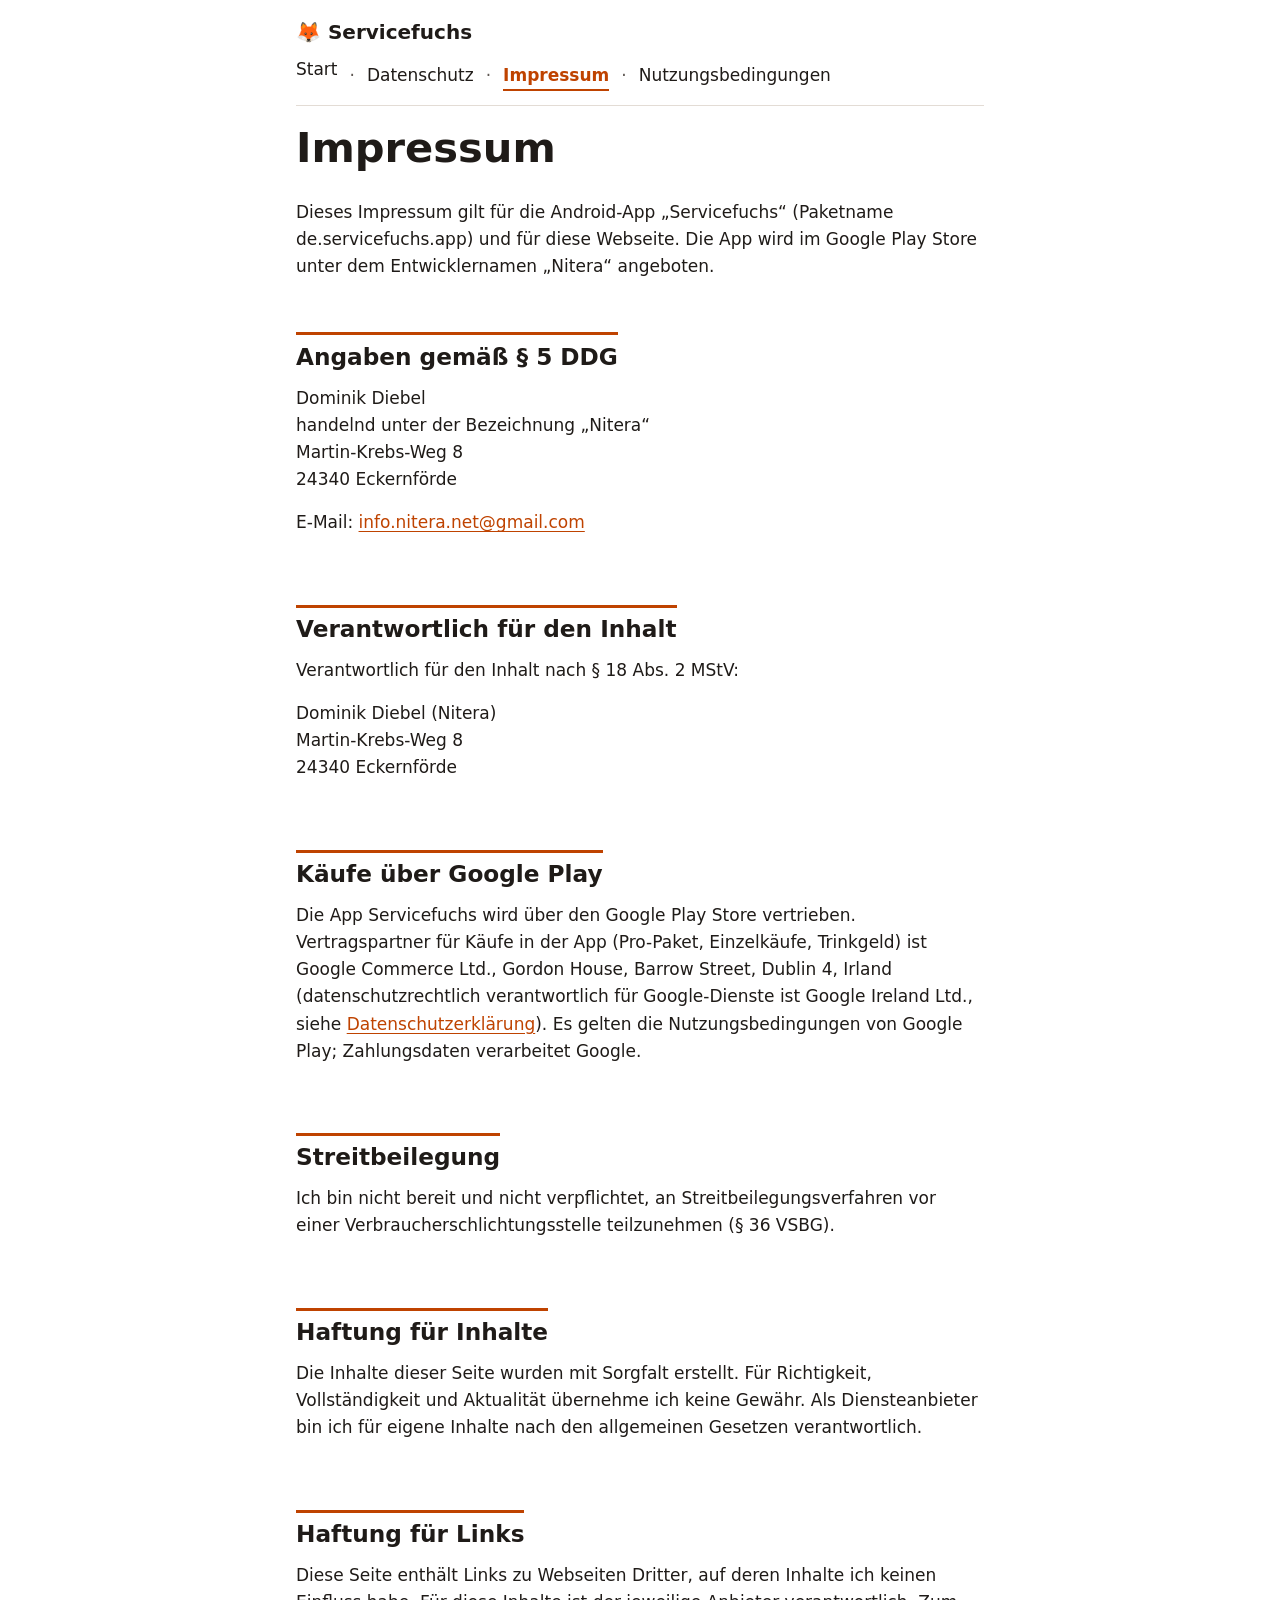
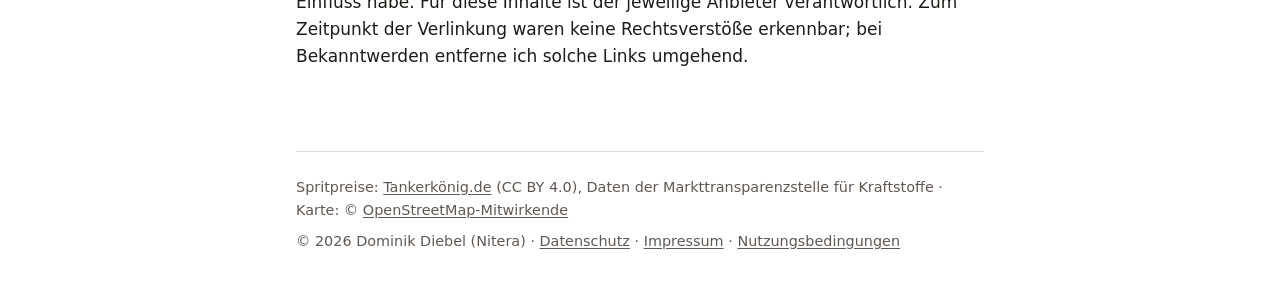
<file: impressum.html>
<!doctype html>
<html lang="de">
<head>
  <meta charset="utf-8">
  <meta name="viewport" content="width=device-width, initial-scale=1">
  <meta name="description" content="Impressum der Servicefuchs-App und dieser Webseite: Anbieter, Kontakt, Verantwortlicher, Hinweise zu Google Play und zur Haftung.">
  <meta name="color-scheme" content="light dark">
  <title>Impressum – Servicefuchs</title>
  <link rel="stylesheet" href="style.css">
</head>
<body>
  <header>
    <a href="index.html">🦊 Servicefuchs</a>
    <nav aria-label="Hauptnavigation">
      <ul>
        <li><a href="index.html">Start</a></li>
        <li><a href="datenschutz.html">Datenschutz</a></li>
        <li><a href="impressum.html" aria-current="page">Impressum</a></li>
        <li><a href="nutzungsbedingungen.html">Nutzungsbedingungen</a></li>
      </ul>
    </nav>
  </header>

  <main>
    <h1>Impressum</h1>
    <p>Dieses Impressum gilt für die Android-App „Servicefuchs“ (Paketname de.servicefuchs.app) und für diese Webseite. Die App wird im Google Play Store unter dem Entwicklernamen „Nitera“ angeboten.</p>

    <section>
      <h2>Angaben gemäß § 5 DDG</h2>
      <address>
        <p>Dominik Diebel<br>
        handelnd unter der Bezeichnung „Nitera“<br>
        Martin-Krebs-Weg 8<br>
        24340 Eckernförde</p>
        <p>E-Mail: <a href="mailto:info.nitera.net@gmail.com">info.nitera.net@gmail.com</a></p>
      </address>
      <!-- Falls vorhanden: Umsatzsteuer-Identifikationsnummer gemäß § 27a UStG hier ergänzen. Ein zweiter schneller Kontaktweg neben der E-Mail (z. B. Telefon) ist nach § 5 DDG empfehlenswert. -->
    </section>

    <section>
      <h2>Verantwortlich für den Inhalt</h2>
      <p>Verantwortlich für den Inhalt nach § 18 Abs. 2 MStV:</p>
      <address>
        <p>Dominik Diebel (Nitera)<br>
        Martin-Krebs-Weg 8<br>
        24340 Eckernförde</p>
      </address>
    </section>

    <section>
      <h2>Käufe über Google Play</h2>
      <p>Die App Servicefuchs wird über den Google Play Store vertrieben. Vertragspartner für Käufe in der App (Pro-Paket, Einzelkäufe, Trinkgeld) ist Google Commerce Ltd., Gordon House, Barrow Street, Dublin 4, Irland (datenschutzrechtlich verantwortlich für Google-Dienste ist Google Ireland Ltd., siehe <a href="datenschutz.html#dritte">Datenschutzerklärung</a>). Es gelten die Nutzungsbedingungen von Google Play; Zahlungsdaten verarbeitet Google.</p>
    </section>

    <section>
      <h2>Streitbeilegung</h2>
      <p>Ich bin nicht bereit und nicht verpflichtet, an Streitbeilegungsverfahren vor einer Verbraucherschlichtungsstelle teilzunehmen (§ 36 VSBG).</p>
    </section>

    <section>
      <h2>Haftung für Inhalte</h2>
      <p>Die Inhalte dieser Seite wurden mit Sorgfalt erstellt. Für Richtigkeit, Vollständigkeit und Aktualität übernehme ich keine Gewähr. Als Diensteanbieter bin ich für eigene Inhalte nach den allgemeinen Gesetzen verantwortlich.</p>
    </section>

    <section>
      <h2>Haftung für Links</h2>
      <p>Diese Seite enthält Links zu Webseiten Dritter, auf deren Inhalte ich keinen Einfluss habe. Für diese Inhalte ist der jeweilige Anbieter verantwortlich. Zum Zeitpunkt der Verlinkung waren keine Rechtsverstöße erkennbar; bei Bekanntwerden entferne ich solche Links umgehend.</p>
    </section>
  </main>

  <footer>
    <p>Spritpreise: <a href="https://tankerkoenig.de">Tankerkönig.de</a> (CC BY 4.0), Daten der Markttransparenzstelle für Kraftstoffe · Karte: © <a href="https://www.openstreetmap.org/copyright">OpenStreetMap-Mitwirkende</a></p>
    <p>© 2026 Dominik Diebel (Nitera) · <a href="datenschutz.html">Datenschutz</a> · <a href="impressum.html">Impressum</a> · <a href="nutzungsbedingungen.html">Nutzungsbedingungen</a></p>
  </footer>
</body>
</html>
</file>
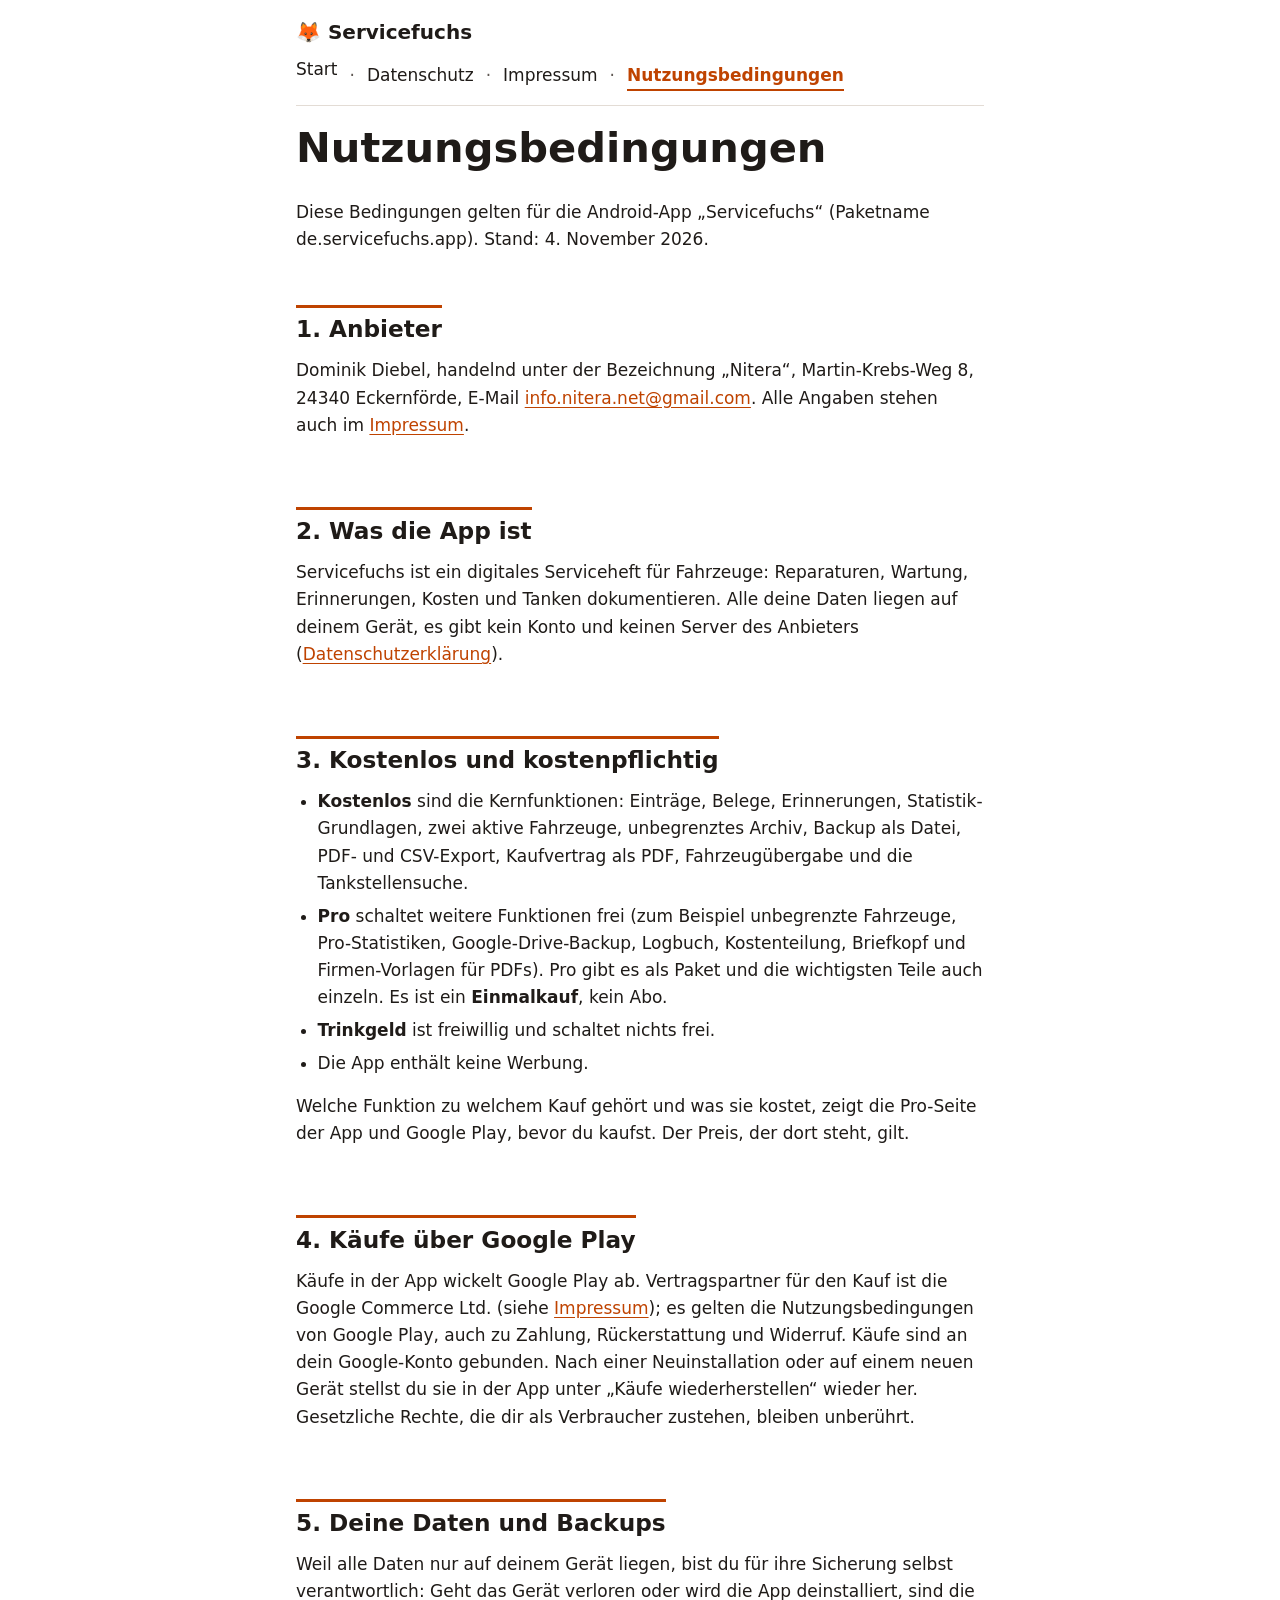
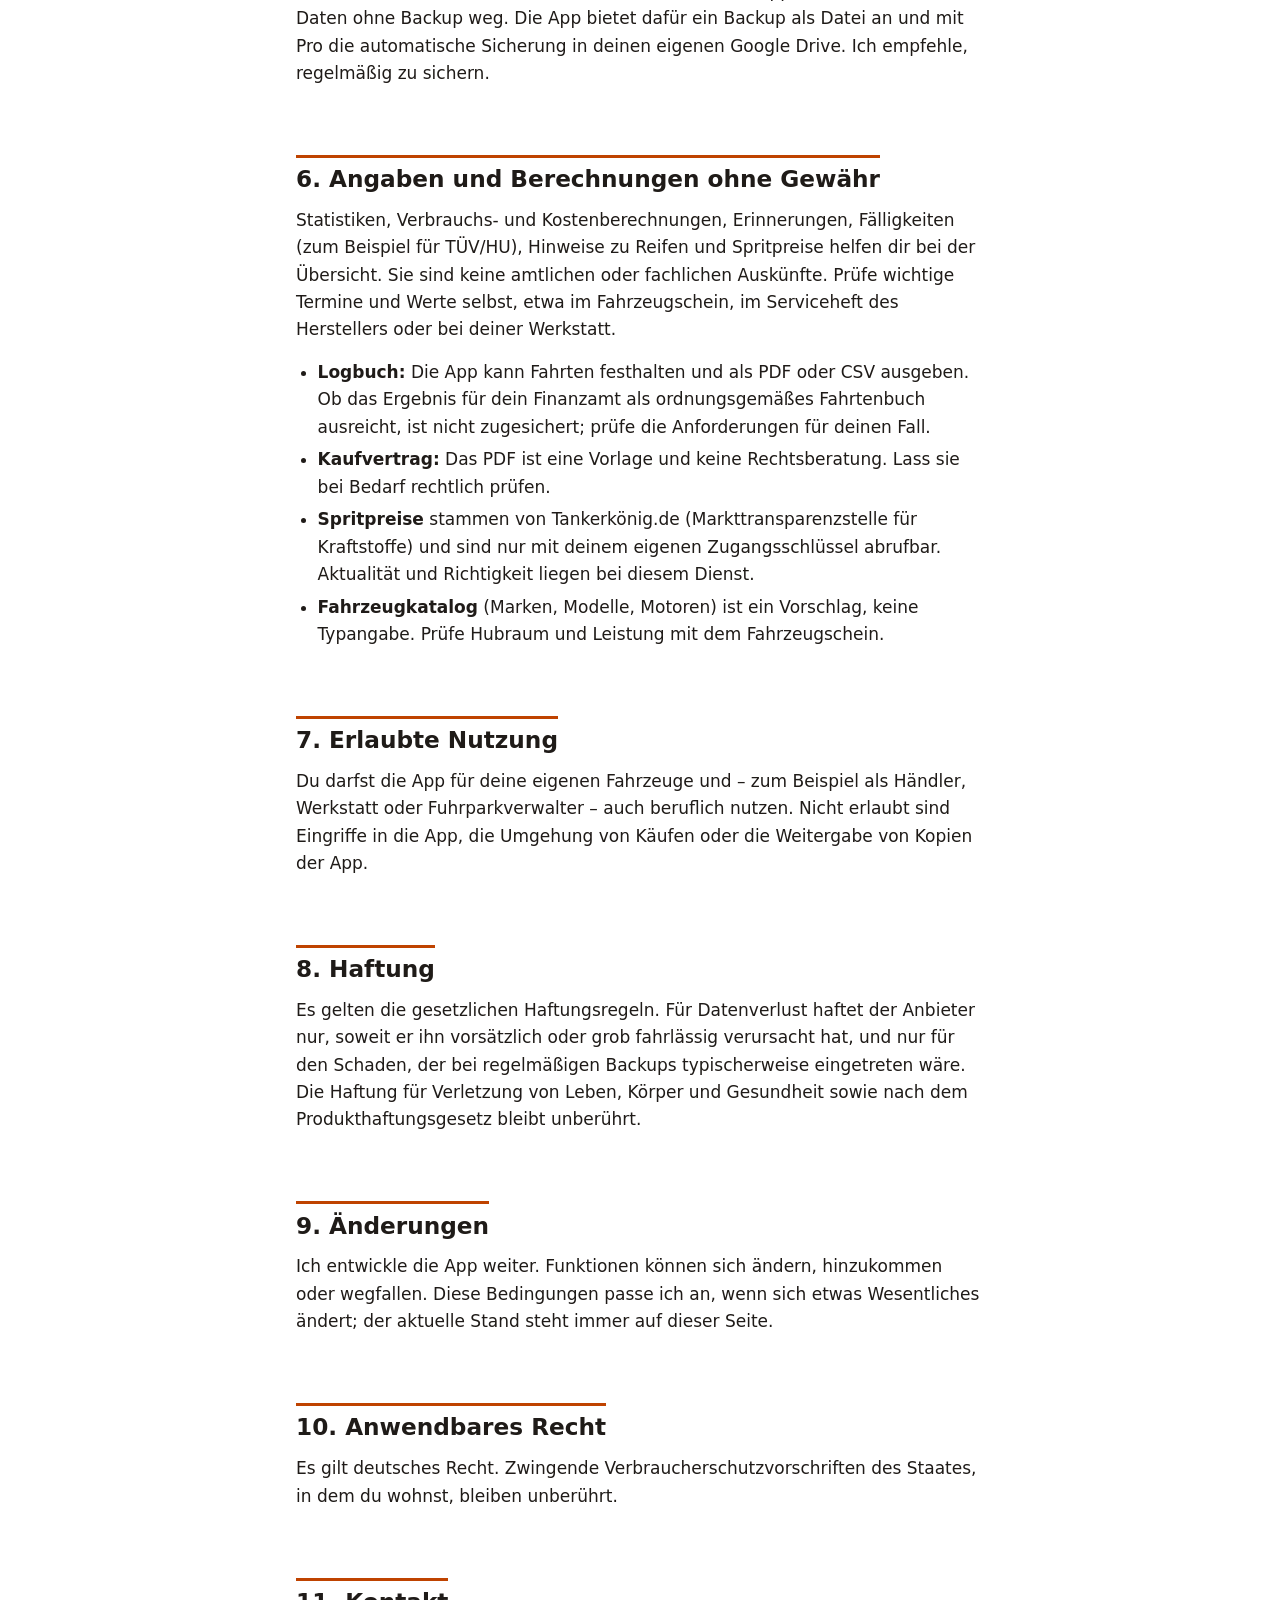
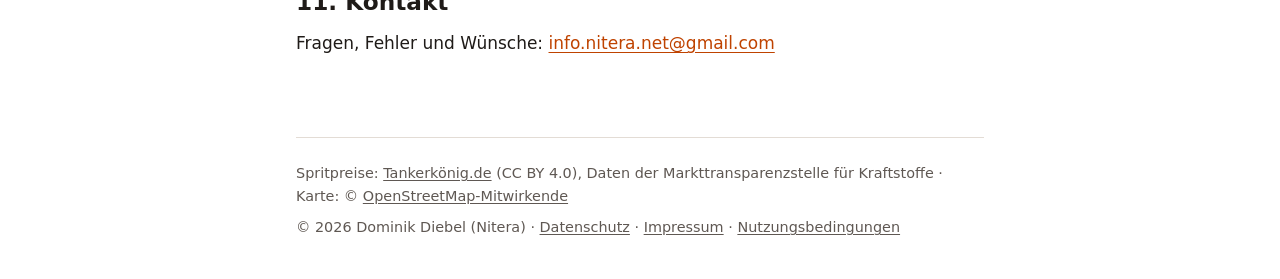
<file: nutzungsbedingungen.html>
<!doctype html>
<html lang="de">
<head>
  <meta charset="utf-8">
  <meta name="viewport" content="width=device-width, initial-scale=1">
  <meta name="description" content="Nutzungsbedingungen der Servicefuchs-App: was die App kann, was kostenlos ist, was Pro kostet, Käufe über Google Play, Haftung und Kontakt.">
  <meta name="color-scheme" content="light dark">
  <title>Nutzungsbedingungen – Servicefuchs</title>
  <link rel="stylesheet" href="style.css">
</head>
<body>
  <header>
    <a href="index.html">🦊 Servicefuchs</a>
    <nav aria-label="Hauptnavigation">
      <ul>
        <li><a href="index.html">Start</a></li>
        <li><a href="datenschutz.html">Datenschutz</a></li>
        <li><a href="impressum.html">Impressum</a></li>
        <li><a href="nutzungsbedingungen.html" aria-current="page">Nutzungsbedingungen</a></li>
      </ul>
    </nav>
  </header>

  <main>
    <h1>Nutzungsbedingungen</h1>
    <p>Diese Bedingungen gelten für die Android-App „Servicefuchs“ (Paketname de.servicefuchs.app). Stand: 4. November 2026.</p>

    <section>
      <h2>1. Anbieter</h2>
      <p>Dominik Diebel, handelnd unter der Bezeichnung „Nitera“, Martin-Krebs-Weg 8, 24340 Eckernförde, E-Mail <a href="mailto:info.nitera.net@gmail.com">info.nitera.net@gmail.com</a>. Alle Angaben stehen auch im <a href="impressum.html">Impressum</a>.</p>
    </section>

    <section>
      <h2>2. Was die App ist</h2>
      <p>Servicefuchs ist ein digitales Serviceheft für Fahrzeuge: Reparaturen, Wartung, Erinnerungen, Kosten und Tanken dokumentieren. Alle deine Daten liegen auf deinem Gerät, es gibt kein Konto und keinen Server des Anbieters (<a href="datenschutz.html">Datenschutzerklärung</a>).</p>
    </section>

    <section>
      <h2>3. Kostenlos und kostenpflichtig</h2>
      <ul>
        <li><strong>Kostenlos</strong> sind die Kernfunktionen: Einträge, Belege, Erinnerungen, Statistik-Grundlagen, zwei aktive Fahrzeuge, unbegrenztes Archiv, Backup als Datei, PDF- und CSV-Export, Kaufvertrag als PDF, Fahrzeugübergabe und die Tankstellensuche.</li>
        <li><strong>Pro</strong> schaltet weitere Funktionen frei (zum Beispiel unbegrenzte Fahrzeuge, Pro-Statistiken, Google-Drive-Backup, Logbuch, Kostenteilung, Briefkopf und Firmen-Vorlagen für PDFs). Pro gibt es als Paket und die wichtigsten Teile auch einzeln. Es ist ein <strong>Einmalkauf</strong>, kein Abo.</li>
        <li><strong>Trinkgeld</strong> ist freiwillig und schaltet nichts frei.</li>
        <li>Die App enthält keine Werbung.</li>
      </ul>
      <p>Welche Funktion zu welchem Kauf gehört und was sie kostet, zeigt die Pro-Seite der App und Google Play, bevor du kaufst. Der Preis, der dort steht, gilt.</p>
    </section>

    <section>
      <h2>4. Käufe über Google Play</h2>
      <p>Käufe in der App wickelt Google Play ab. Vertragspartner für den Kauf ist die Google Commerce Ltd. (siehe <a href="impressum.html">Impressum</a>); es gelten die Nutzungsbedingungen von Google Play, auch zu Zahlung, Rückerstattung und Widerruf. Käufe sind an dein Google-Konto gebunden. Nach einer Neuinstallation oder auf einem neuen Gerät stellst du sie in der App unter „Käufe wiederherstellen“ wieder her. Gesetzliche Rechte, die dir als Verbraucher zustehen, bleiben unberührt.</p>
    </section>

    <section>
      <h2>5. Deine Daten und Backups</h2>
      <p>Weil alle Daten nur auf deinem Gerät liegen, bist du für ihre Sicherung selbst verantwortlich: Geht das Gerät verloren oder wird die App deinstalliert, sind die Daten ohne Backup weg. Die App bietet dafür ein Backup als Datei an und mit Pro die automatische Sicherung in deinen eigenen Google Drive. Ich empfehle, regelmäßig zu sichern.</p>
    </section>

    <section>
      <h2>6. Angaben und Berechnungen ohne Gewähr</h2>
      <p>Statistiken, Verbrauchs- und Kostenberechnungen, Erinnerungen, Fälligkeiten (zum Beispiel für TÜV/HU), Hinweise zu Reifen und Spritpreise helfen dir bei der Übersicht. Sie sind keine amtlichen oder fachlichen Auskünfte. Prüfe wichtige Termine und Werte selbst, etwa im Fahrzeugschein, im Serviceheft des Herstellers oder bei deiner Werkstatt.</p>
      <ul>
        <li><strong>Logbuch:</strong> Die App kann Fahrten festhalten und als PDF oder CSV ausgeben. Ob das Ergebnis für dein Finanzamt als ordnungsgemäßes Fahrtenbuch ausreicht, ist nicht zugesichert; prüfe die Anforderungen für deinen Fall.</li>
        <li><strong>Kaufvertrag:</strong> Das PDF ist eine Vorlage und keine Rechtsberatung. Lass sie bei Bedarf rechtlich prüfen.</li>
        <li><strong>Spritpreise</strong> stammen von Tankerkönig.de (Markttransparenzstelle für Kraftstoffe) und sind nur mit deinem eigenen Zugangsschlüssel abrufbar. Aktualität und Richtigkeit liegen bei diesem Dienst.</li>
        <li><strong>Fahrzeugkatalog</strong> (Marken, Modelle, Motoren) ist ein Vorschlag, keine Typangabe. Prüfe Hubraum und Leistung mit dem Fahrzeugschein.</li>
      </ul>
    </section>

    <section>
      <h2>7. Erlaubte Nutzung</h2>
      <p>Du darfst die App für deine eigenen Fahrzeuge und – zum Beispiel als Händler, Werkstatt oder Fuhrparkverwalter – auch beruflich nutzen. Nicht erlaubt sind Eingriffe in die App, die Umgehung von Käufen oder die Weitergabe von Kopien der App.</p>
    </section>

    <section>
      <h2>8. Haftung</h2>
      <p>Es gelten die gesetzlichen Haftungsregeln. Für Datenverlust haftet der Anbieter nur, soweit er ihn vorsätzlich oder grob fahrlässig verursacht hat, und nur für den Schaden, der bei regelmäßigen Backups typischerweise eingetreten wäre. Die Haftung für Verletzung von Leben, Körper und Gesundheit sowie nach dem Produkthaftungsgesetz bleibt unberührt.</p>
    </section>

    <section>
      <h2>9. Änderungen</h2>
      <p>Ich entwickle die App weiter. Funktionen können sich ändern, hinzukommen oder wegfallen. Diese Bedingungen passe ich an, wenn sich etwas Wesentliches ändert; der aktuelle Stand steht immer auf dieser Seite.</p>
    </section>

    <section>
      <h2>10. Anwendbares Recht</h2>
      <p>Es gilt deutsches Recht. Zwingende Verbraucherschutzvorschriften des Staates, in dem du wohnst, bleiben unberührt.</p>
    </section>

    <section>
      <h2>11. Kontakt</h2>
      <p>Fragen, Fehler und Wünsche: <a href="mailto:info.nitera.net@gmail.com">info.nitera.net@gmail.com</a></p>
    </section>
  </main>

  <footer>
    <p>Spritpreise: <a href="https://tankerkoenig.de">Tankerkönig.de</a> (CC BY 4.0), Daten der Markttransparenzstelle für Kraftstoffe · Karte: © <a href="https://www.openstreetmap.org/copyright">OpenStreetMap-Mitwirkende</a></p>
    <p>© 2026 Dominik Diebel (Nitera) · <a href="datenschutz.html">Datenschutz</a> · <a href="impressum.html">Impressum</a> · <a href="nutzungsbedingungen.html">Nutzungsbedingungen</a></p>
  </footer>
</body>
</html>
</file>
<file: style.css>
/* Servicefuchs – Webseite. Reines CSS, keine externen Ressourcen, kein JavaScript.
   Semantisches HTML soll ohne Klassen gut aussehen. Einzige Klasse: .button (Knopf). */

:root {
  color-scheme: light dark;
  --bg: #ffffff;
  --fg: #1f1b18;
  --muted: #5f5853;
  --accent: #bf4300;        /* Orange wie die App, abgedunkelt: 5,2:1 auf Weiß (WCAG AA braucht 4,5:1 für Text und Links) */
  --accent-soft: #fff1e6;   /* Flächen mit Orange-Hauch */
  --surface: #faf6f2;
  --border: #e3dcd5;
  --focus: #0b57d0;
}

@media (prefers-color-scheme: dark) {
  :root {
    --bg: #15120f;
    --fg: #ece6df;
    --muted: #aea69d;
    --accent: #ffb68a;
    --accent-soft: #2a1f16;
    --surface: #1e1915;
    --border: #3b332c;
    --focus: #9ec3ff;
  }
}

*,
*::before,
*::after {
  box-sizing: border-box;
}

html {
  -webkit-text-size-adjust: 100%;
  text-size-adjust: 100%;
}

body {
  margin: 0 auto;
  max-width: 720px;
  padding: 0 16px;
  background: var(--bg);
  color: var(--fg);
  font-family: system-ui, -apple-system, "Segoe UI", Roboto, "Helvetica Neue", Arial, sans-serif;
  font-size: 1.0625rem;
  line-height: 1.6;
  overflow-wrap: anywhere;
  hyphens: auto;
}

/* Kopf mit Fuchs, Name und Navigation */
body > header {
  display: flex;
  flex-wrap: wrap;
  align-items: center;
  justify-content: space-between;
  gap: 0.5rem 1.5rem;
  padding: 1rem 0;
  border-bottom: 1px solid var(--border);
}

body > header > a {
  font-size: 1.25rem;
  font-weight: 700;
  color: var(--fg);
  text-decoration: none;
}

nav ul {
  display: flex;
  flex-wrap: wrap;
  gap: 0 0.75rem;
  margin: 0;
  padding: 0;
  list-style: none;
}

nav li + li::before {
  content: "·";
  content: "·" / ""; /* Trennpunkt ohne Alternativtext – Screenreader überspringen ihn; ältere Browser nehmen die Zeile darüber */
  margin-right: 0.75rem;
  color: var(--muted);
}

nav a {
  color: var(--fg);
  text-decoration: none;
  padding: 0.25rem 0;
}

nav a:hover {
  text-decoration: underline;
}

nav a[aria-current="page"] {
  color: var(--accent);
  font-weight: 600;
  border-bottom: 2px solid var(--accent);
}

/* Hauptbereich und Hero */
main {
  padding-bottom: 1rem;
}

main > header {
  padding: 2.5rem 0 1.5rem;
}

main > header p {
  font-size: 1.2rem;
  color: var(--muted);
}

h1,
h2,
h3 {
  line-height: 1.25;
  margin: 0 0 0.6em;
}

h1 {
  font-size: clamp(1.9rem, 5vw, 2.6rem);
  margin-top: 1rem;
}

h2 {
  font-size: 1.45rem;
  margin-top: 2.25rem;
  padding-top: 0.4rem;
  border-top: 3px solid var(--accent);
  display: inline-block;
}

h3 {
  font-size: 1.15rem;
  margin-top: 1.5rem;
}

section {
  margin: 0 0 2rem;
}

p,
ul,
ol,
dl,
table,
blockquote,
pre {
  margin: 0 0 1rem;
}

a {
  color: var(--accent);
  text-decoration: underline;
  text-underline-offset: 0.15em;
}

a:hover {
  text-decoration-thickness: 2px;
}

:focus-visible {
  outline: 3px solid var(--focus);
  outline-offset: 3px;
  border-radius: 2px;
}

strong {
  font-weight: 650;
}

small {
  font-size: 0.9em;
  color: var(--muted);
}

hr {
  border: 0;
  border-top: 1px solid var(--border);
  margin: 2rem 0;
}

/* Listen */
ul,
ol {
  padding-left: 1.35rem;
}

li + li {
  margin-top: 0.35rem;
}

li > ul,
li > ol {
  margin: 0.35rem 0 0;
}

/* Definitionslisten (Impressum) */
dt {
  font-weight: 650;
  margin-top: 0.75rem;
}

dd {
  margin: 0.1rem 0 0;
}

address {
  font-style: normal;
}

/* Tabellen */
table {
  width: 100%;
  border-collapse: collapse;
  border: 1px solid var(--border);
}

caption {
  text-align: left;
  font-weight: 650;
  padding: 0 0 0.5rem;
}

th,
td {
  padding: 0.5rem 0.65rem;
  border-top: 1px solid var(--border);
  text-align: left;
  vertical-align: top;
}

th {
  background: var(--surface);
  font-weight: 650;
}

tbody tr:nth-child(even) {
  background: var(--surface);
}

/* Zitate und Code */
blockquote {
  padding: 0.5rem 1rem;
  border-left: 4px solid var(--accent);
  background: var(--accent-soft);
}

code,
pre {
  font-family: ui-monospace, "Cascadia Mono", Consolas, "Liberation Mono", Menlo, monospace;
  font-size: 0.95em;
}

pre {
  padding: 0.75rem 1rem;
  background: var(--surface);
  border: 1px solid var(--border);
  overflow-x: auto;
}

img,
svg,
video {
  max-width: 100%;
  height: auto;
}

/* Knopf, z. B. zum Play Store. Ohne href: nur ein Hinweis, noch kein Link. */
.button {
  display: inline-block;
  padding: 0.7rem 1.3rem;
  border-radius: 999px;
  background: var(--accent);
  color: var(--bg);
  font-weight: 650;
  text-decoration: none;
}

.button:hover {
  text-decoration: none;
  filter: brightness(1.08);
}

.button:not([href]) {
  background: transparent;
  color: var(--muted);
  border: 2px dashed var(--border);
  cursor: default;
}

/* Fuß */
body > footer {
  margin-top: 2rem;
  padding: 1.5rem 0 2rem;
  border-top: 1px solid var(--border);
  font-size: 0.9rem;
  color: var(--muted);
}

body > footer p {
  margin: 0 0 0.5rem;
}

body > footer a {
  color: inherit;
}

@media print {
  nav,
  .button {
    display: none;
  }

  body {
    max-width: none;
    font-size: 11pt;
  }

  a {
    color: inherit;
  }
}

/* Preisliste auf der Startseite: Name und Preis in einer Zeile, Beschreibung darunter */
.prices { margin: 0.75rem 0 0; }
.prices dt { display: flex; justify-content: space-between; gap: 1rem; font-weight: 600; margin-top: 0.75rem; }
.prices dt span { white-space: nowrap; color: var(--accent); }
.prices dd { margin: 0.15rem 0 0; color: var(--muted, inherit); font-size: 0.95em; }
</file>
